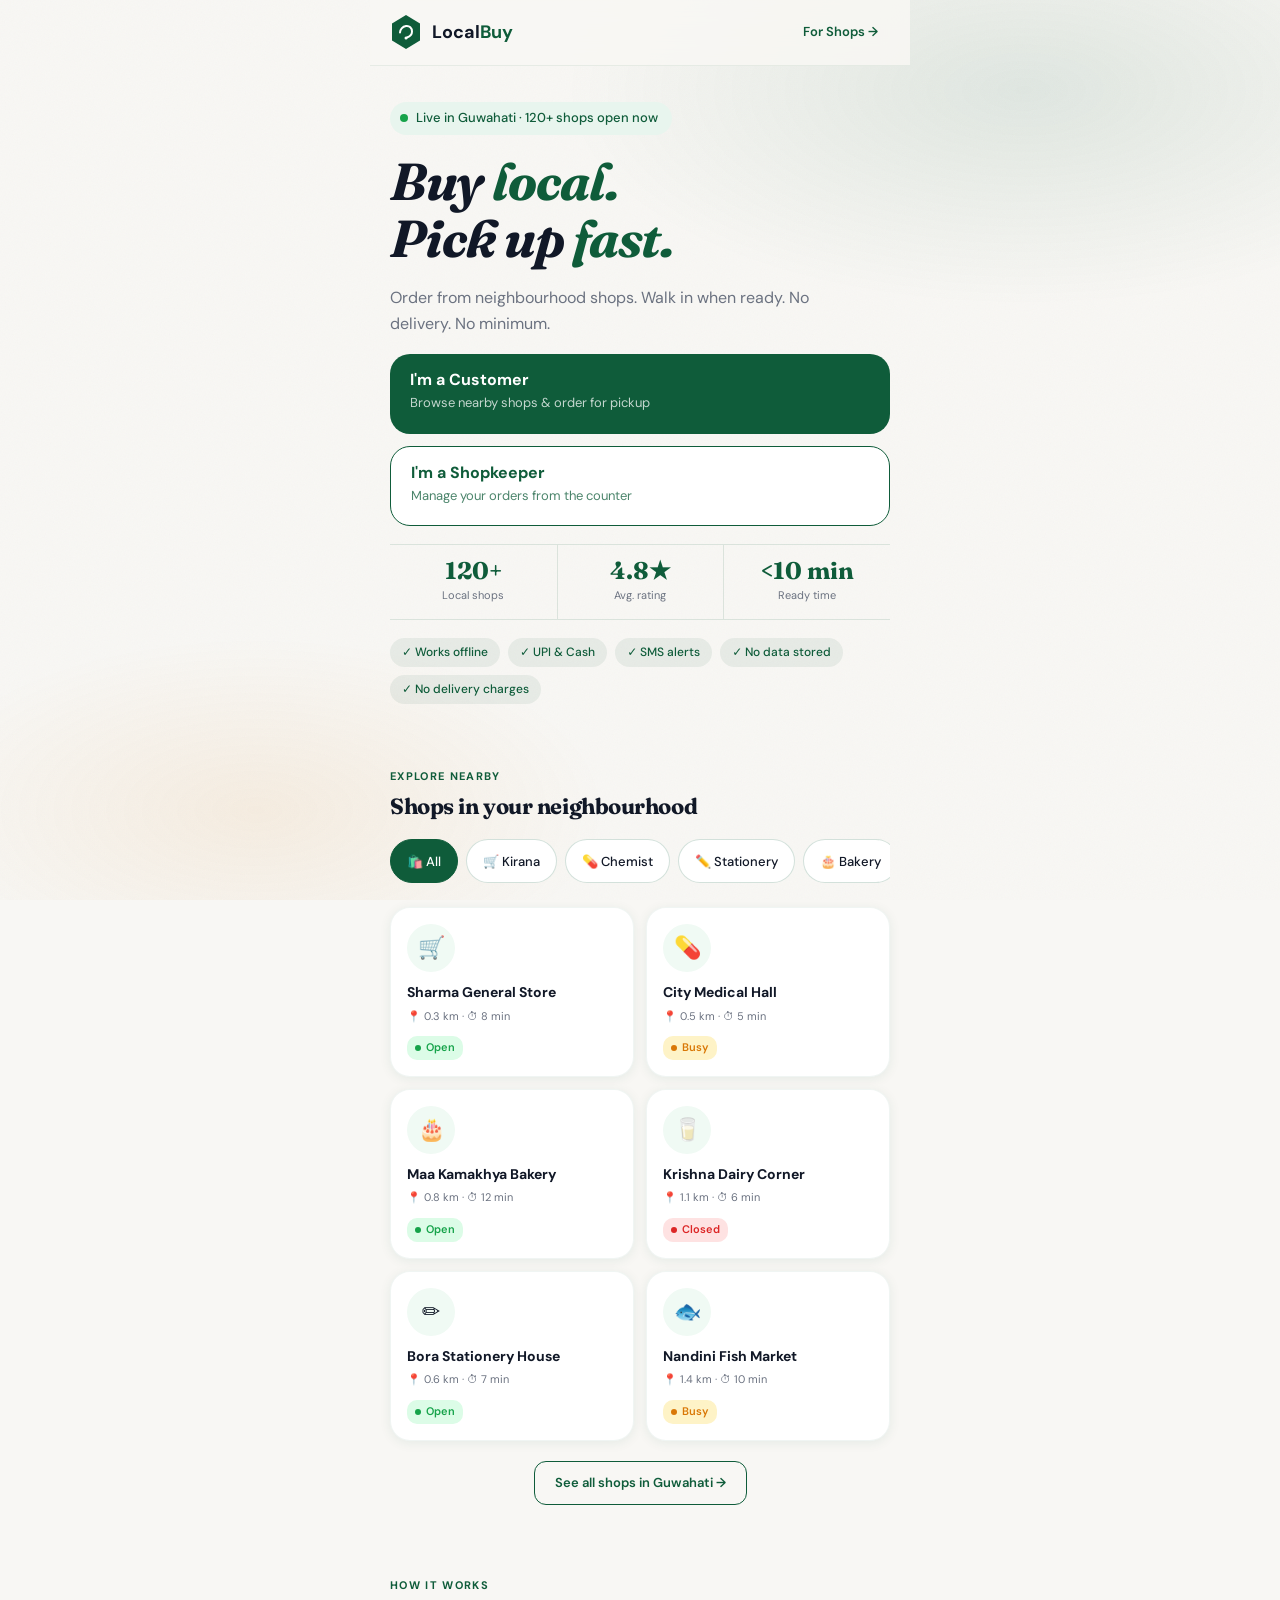
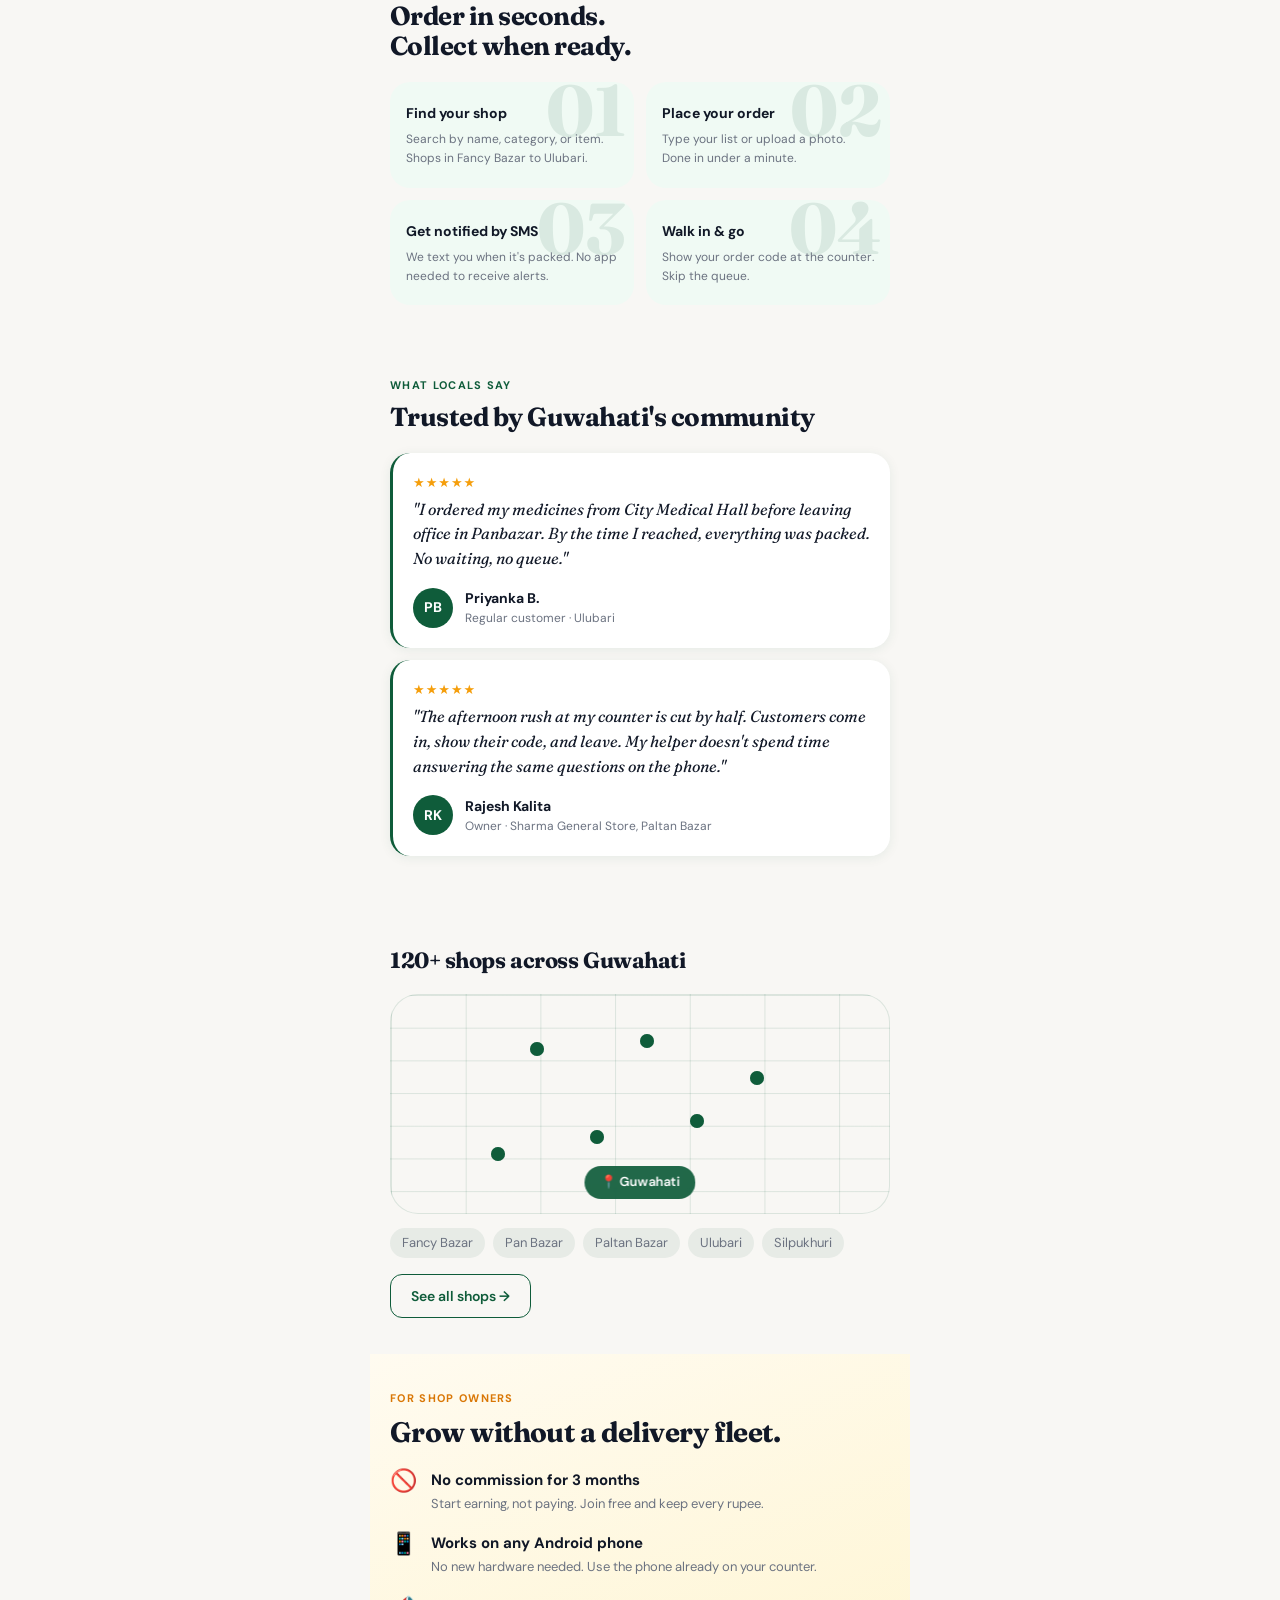
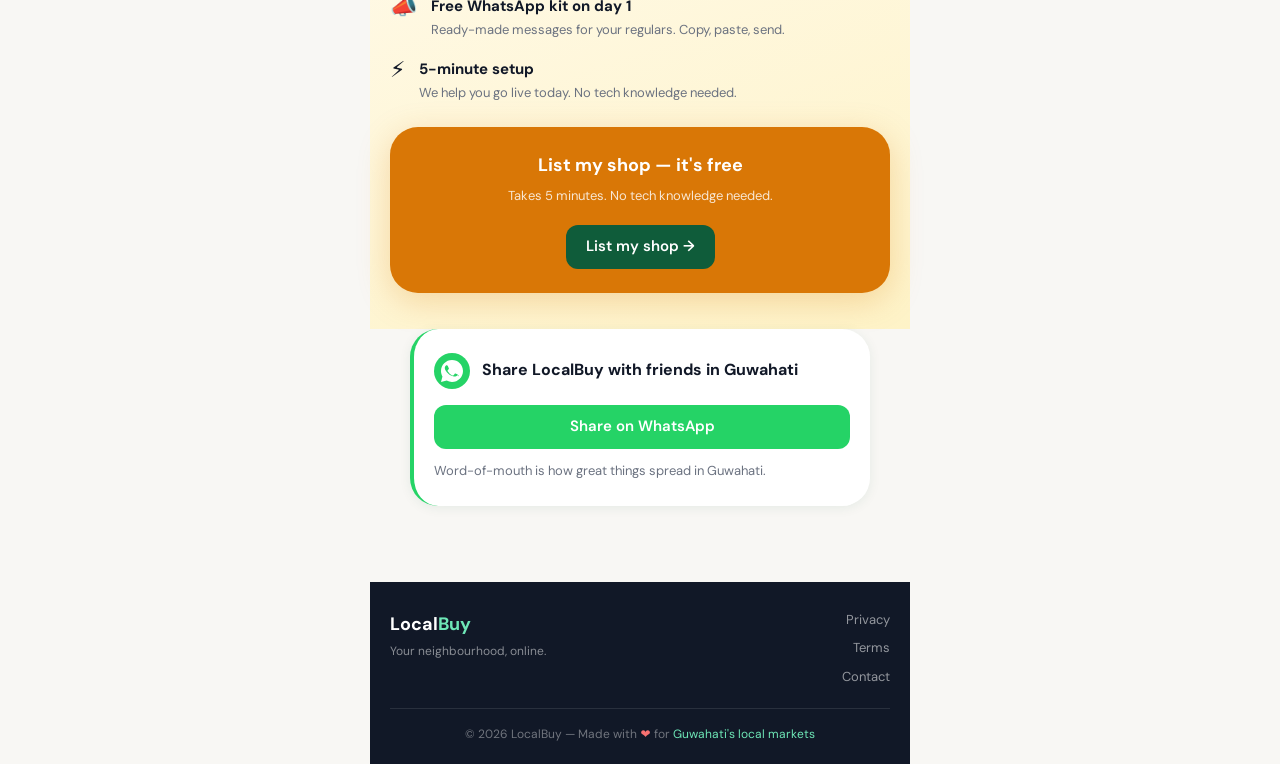
<file: index.html>
<!DOCTYPE html>
<!--
  ╔══════════════════════════════════════════════════════════════╗
  ║  LocalBuy — Guwahati                                         ║
  ║  index.html  ·  Public-facing landing shell                  ║
  ║                                                              ║
  ║  Design system: Fraunces (display) + DM Sans (UI)            ║
  ║  Colour palette: Sage green primary · Amber accent           ║
  ║  Architecture: Vanilla HTML5/CSS3/JS — zero frameworks       ║
  ║                                                              ║
  ║  Connection points:                                          ║
  ║    ├── css/main.css          (design tokens + shared)        ║
  ║    ├── css/animations.css    (@keyframes library)            ║
  ║    ├── js/app.js             (shared utils, GPS, install)    ║
  ║    ├── js/sw-register.js     (service worker registration)   ║
  ║    ├── js/geo.js             (GPS + Guwahati bounds check)   ║
  ║    └── assets/manifest.json  (PWA manifest)                  ║
  ╚══════════════════════════════════════════════════════════════╝
-->
<html lang="en-IN">
<head>
  <meta charset="UTF-8" />
  <meta name="viewport" content="width=device-width, initial-scale=1.0, viewport-fit=cover" />
  <meta name="description" content="Order from neighbourhood shops in Guwahati. Walk in when ready. No delivery. No minimum order." />
  <meta name="theme-color" content="#0f5c3a" />
  <meta name="apple-mobile-web-app-capable" content="yes" />
  <meta name="apple-mobile-web-app-status-bar-style" content="black-translucent" />

  <!-- Open Graph -->
  <meta property="og:title" content="LocalBuy — Guwahati's neighbourhood commerce" />
  <meta property="og:description" content="Order from kiranas, chemists, bakeries and more. Walk in to collect." />
  <meta property="og:type" content="website" />
  <meta property="og:url" content="https://localbuy.in" />

  <title>LocalBuy — Order local. Walk in. Guwahati.</title>

  <!-- PWA Manifest -->
  <link rel="manifest" href="assets/manifest.json" />
  <link rel="apple-touch-icon" href="assets/icons/icon-192.png" />

  <!-- ═══════════════════════════════════════════════════════════
       FONT LOADING — preconnect first, then stylesheet
       display=swap prevents FOIT on slow connections
  ══════════════════════════════════════════════════════════════ -->
  <link rel="preconnect" href="https://fonts.googleapis.com" />
  <link rel="preconnect" href="https://fonts.gstatic.com" crossorigin />
  <link
    rel="stylesheet"
    href="https://fonts.googleapis.com/css2?family=Fraunces:ital,opsz,wght@0,9..144,300;0,9..144,700;1,9..144,300;1,9..144,600;1,9..144,700&family=DM+Sans:wght@300;400;500;600;700&display=swap"
  />

  <!-- ═══════════════════════════════════════════════════════════
       EXTERNAL CSS FILES
       ─────────────────────────────────────────────────────────
       TODO: When setting up your project, create these files:
         1. css/main.css       — design tokens, reset, typography
         2. css/animations.css — all @keyframes definitions
       These are linked here so the HTML works when files exist.
  ══════════════════════════════════════════════════════════════ -->
  <link rel="stylesheet" href="css/main.css" />
  <link rel="stylesheet" href="css/animations.css" />

  <!-- ═══════════════════════════════════════════════════════════
       CRITICAL ABOVE-FOLD CSS — inlined to avoid render blocking
       Keep under 4KB. Covers only what is visible on first paint.
  ══════════════════════════════════════════════════════════════ -->
  <style>
    /* ── 1. Design Tokens ─────────────────────────────────────── */
    :root {
      --color-sage:        #0f5c3a;
      --color-sage-mid:    #1a7a4e;
      --color-sage-light:  #e8f5ee;
      --color-sage-pale:   #f0faf4;
      --color-amber:       #d97706;
      --color-amber-light: #fffbf0;
      --color-surface:     #f8f7f4;
      --color-ink:         #111827;
      --color-muted:       #6b7280;
      --color-upi:         #5f259f;
      --color-wa:          #25d366;
      --status-open:       #16a34a;
      --status-busy:       #d97706;
      --status-closed:     #dc2626;

      --font-display: 'Fraunces', Georgia, serif;
      --font-ui:      'DM Sans', system-ui, sans-serif;

      --radius-sm:  6px;
      --radius-md:  12px;
      --radius-lg:  20px;
      --radius-xl:  28px;

      --shadow-card: 0 2px 12px rgba(15,92,58,0.08);
      --shadow-hover: 0 8px 24px rgba(15,92,58,0.12);
    }

    /* ── 2. Reset ─────────────────────────────────────────────── */
    *, *::before, *::after { box-sizing: border-box; margin: 0; padding: 0; }
    html { scroll-behavior: smooth; -webkit-text-size-adjust: 100%; }

    body {
      font-family: var(--font-ui);
      background-color: var(--color-surface);
      color: var(--color-ink);
      line-height: 1.6;
      overflow-x: hidden;
    }

    /* ── 3. Layout shell ─────────────────────────────────────── */
    .page-wrap {
      max-width: 540px;
      margin: 0 auto;
      position: relative;
    }

    /* ── 4. Background blobs + noise ────────────────────────── */
    body::before {
      content: '';
      position: fixed;
      inset: 0;
      background:
        radial-gradient(ellipse 60% 40% at 80% 10%, rgba(15,92,58,0.10) 0%, transparent 60%),
        radial-gradient(ellipse 50% 35% at 20% 90%, rgba(217,119,6,0.08) 0%, transparent 55%);
      pointer-events: none;
      z-index: 0;
    }
    /* SVG noise texture overlay */
    body::after {
      content: '';
      position: fixed;
      inset: 0;
      background-image: url("data:image/svg+xml,%3Csvg xmlns='http://www.w3.org/2000/svg' width='200' height='200'%3E%3Cfilter id='n'%3E%3CfeTurbulence type='fractalNoise' baseFrequency='0.75' numOctaves='4' stitchTiles='stitch'/%3E%3C/filter%3E%3Crect width='200' height='200' filter='url(%23n)' opacity='0.03'/%3E%3C/svg%3E");
      pointer-events: none;
      z-index: 0;
    }
    .page-wrap > * { position: relative; z-index: 1; }

    /* ── 5. Animations ─────────────────────────────────────── */
    @media (prefers-reduced-motion: no-preference) {
      @keyframes fadeUp {
        from { opacity: 0; transform: translateY(18px); }
        to   { opacity: 1; transform: translateY(0); }
      }
      @keyframes pulse-dot {
        0%, 100% { box-shadow: 0 0 0 0 rgba(22,163,74,0.5); }
        50%       { box-shadow: 0 0 0 6px rgba(22,163,74,0); }
      }
      @keyframes ping {
        0%   { transform: scale(1);   opacity: 1; }
        100% { transform: scale(2.2); opacity: 0; }
      }
      @keyframes shimmer {
        from { background-position: -200% 0; }
        to   { background-position:  200% 0; }
      }
      @keyframes slideUp {
        from { transform: translateY(0); opacity: 1; }
        to   { transform: translateY(-100%); opacity: 0; }
      }
      .hero-animate { animation: fadeUp 0.5s ease forwards; opacity: 0; }
      .hero-animate:nth-child(1) { animation-delay: 0.00s; }
      .hero-animate:nth-child(2) { animation-delay: 0.06s; }
      .hero-animate:nth-child(3) { animation-delay: 0.12s; }
      .hero-animate:nth-child(4) { animation-delay: 0.18s; }
      .hero-animate:nth-child(5) { animation-delay: 0.24s; }
      .hero-animate:nth-child(6) { animation-delay: 0.30s; }
    }

    /* ── 6. Accessibility ─────────────────────────────────── */
    *:focus-visible {
      outline: 2px solid var(--color-sage);
      outline-offset: 2px;
    }
    .sr-only {
      position: absolute; width: 1px; height: 1px;
      padding: 0; margin: -1px; overflow: hidden;
      clip: rect(0,0,0,0); border: 0;
    }

    /* ── 7. Typography ─────────────────────────────────────── */
    h1, h2, h3 { font-family: var(--font-display); line-height: 1.15; }
    .eyebrow {
      font-family: var(--font-ui);
      font-size: 11px;
      font-weight: 700;
      letter-spacing: 0.12em;
      text-transform: uppercase;
      color: var(--color-sage);
    }

    /* ── 8. Buttons ────────────────────────────────────────── */
    .btn {
      display: inline-flex;
      align-items: center;
      justify-content: center;
      gap: 8px;
      min-height: 44px;
      padding: 0 20px;
      border-radius: var(--radius-md);
      font-family: var(--font-ui);
      font-size: 15px;
      font-weight: 600;
      text-decoration: none;
      cursor: pointer;
      border: none;
      transition: background 0.2s ease, transform 0.1s ease, box-shadow 0.2s ease;
    }
    .btn:active { transform: scale(0.97); }
    .btn-primary { background: var(--color-sage); color: #fff; }
    .btn-primary:hover { background: var(--color-sage-mid); }
    .btn-outline {
      background: transparent;
      border: 1.5px solid var(--color-sage);
      color: var(--color-sage);
    }
    .btn-outline:hover { background: var(--color-sage-light); }
    .btn-wa { background: var(--color-wa); color: #fff; }
    .btn-wa:hover { background: #1fba5a; }

    /* ── 9. Install Banner ─────────────────────────────────── */
    #install-banner {
      background: var(--color-sage);
      padding: 12px 16px;
      display: none; /* JS shows this when beforeinstallprompt fires */
      align-items: center;
      justify-content: space-between;
      gap: 12px;
      position: sticky;
      top: 0;
      z-index: 100;
    }
    #install-banner.visible { display: flex; }
    #install-banner.slide-up {
      animation: slideUp 0.3s ease forwards;
    }
    .install-banner__text strong {
      color: #fff;
      font-weight: 700;
      font-size: 14px;
      display: block;
    }
    .install-banner__text span {
      color: rgba(255,255,255,0.72);
      font-size: 12px;
    }
    .install-banner__btn {
      min-width: 72px;
      height: 34px;
      padding: 0 14px;
      border: 1.5px solid rgba(255,255,255,0.8);
      border-radius: 20px;
      background: transparent;
      color: #fff;
      font-family: var(--font-ui);
      font-size: 13px;
      font-weight: 600;
      cursor: pointer;
      flex-shrink: 0;
      transition: background 0.2s;
    }
    .install-banner__btn:hover { background: rgba(255,255,255,0.15); }
    .install-banner__dismiss {
      background: none; border: none;
      color: rgba(255,255,255,0.6);
      font-size: 20px; cursor: pointer;
      padding: 4px; line-height: 1;
      flex-shrink: 0;
    }

    /* ── 10. Navigation ────────────────────────────────────── */
    .navbar {
      display: flex;
      align-items: center;
      justify-content: space-between;
      padding: 14px 20px;
      background: rgba(248,247,244,0.85);
      backdrop-filter: blur(12px);
      -webkit-backdrop-filter: blur(12px);
      border-bottom: 1px solid rgba(15,92,58,0.08);
      position: sticky;
      top: 0;
      z-index: 90;
    }
    .navbar__logo {
      display: flex;
      align-items: center;
      gap: 10px;
      text-decoration: none;
    }
    .navbar__wordmark {
      font-family: var(--font-ui);
      font-size: 18px;
      font-weight: 700;
      line-height: 1;
    }
    .navbar__wordmark .local { color: var(--color-ink); }
    .navbar__wordmark .buy   { color: var(--color-sage); }
    .navbar__link {
      font-size: 13px;
      font-weight: 600;
      color: var(--color-sage);
      text-decoration: none;
      padding: 8px 12px;
      border-radius: var(--radius-sm);
      transition: background 0.15s;
    }
    .navbar__link:hover { background: var(--color-sage-light); }

    /* ── 11. Hero ─────────────────────────────────────────── */
    .hero {
      padding: 36px 20px 28px;
      display: flex;
      flex-direction: column;
      gap: 18px;
    }
    .live-badge {
      display: inline-flex;
      align-items: center;
      gap: 8px;
      background: var(--color-sage-light);
      border-radius: 20px;
      padding: 6px 14px 6px 10px;
      font-size: 13px;
      font-weight: 500;
      color: var(--color-sage);
      width: fit-content;
    }
    .live-dot {
      width: 8px; height: 8px;
      background: var(--status-open);
      border-radius: 50%;
      flex-shrink: 0;
    }
    @media (prefers-reduced-motion: no-preference) {
      .live-dot { animation: pulse-dot 1.8s ease infinite; }
    }
    .hero__h1 {
      font-size: clamp(38px, 9vw, 52px);
      font-weight: 700;
      font-style: italic;
      color: var(--color-ink);
      line-height: 1.1;
    }
    .hero__h1 .accent { color: var(--color-sage); }
    .hero__subtitle {
      font-size: 16px;
      color: var(--color-muted);
      line-height: 1.6;
      max-width: 420px;
    }
    .hero__ctas {
      display: flex;
      flex-direction: column;
      gap: 12px;
    }
    .cta-card {
      display: flex;
      flex-direction: column;
      align-items: flex-start;
      padding: 18px 20px;
      border-radius: var(--radius-lg);
      text-decoration: none;
      transition: transform 0.2s ease, box-shadow 0.2s ease;
      min-height: 80px;
    }
    .cta-card:hover { transform: translateY(-2px); box-shadow: var(--shadow-hover); }
    .cta-card__title {
      font-size: 16px;
      font-weight: 700;
      line-height: 1;
      margin-bottom: 5px;
    }
    .cta-card__sub {
      font-size: 13px;
      opacity: 0.75;
    }
    .cta-card--primary {
      background: var(--color-sage);
      color: #fff;
    }
    .cta-card--secondary {
      background: #fff;
      border: 1.5px solid var(--color-sage);
      color: var(--color-sage);
    }

    /* ── 12. Stats row ────────────────────────────────────── */
    .stats-row {
      display: grid;
      grid-template-columns: repeat(3, 1fr);
      border-top: 1px solid rgba(15,92,58,0.12);
      border-bottom: 1px solid rgba(15,92,58,0.12);
      text-align: center;
    }
    .stats-row__item { padding: 14px 8px; }
    .stats-row__item + .stats-row__item {
      border-left: 1px solid rgba(15,92,58,0.12);
    }
    .stats-row__value {
      font-family: var(--font-display);
      font-size: 24px;
      font-weight: 700;
      color: var(--color-sage);
      line-height: 1;
    }
    .stats-row__label {
      font-size: 11px;
      color: var(--color-muted);
      margin-top: 4px;
    }

    /* ── 13. Trust pills ─────────────────────────────────── */
    .trust-pills {
      display: flex;
      flex-wrap: wrap;
      gap: 8px;
    }
    .trust-pill {
      background: rgba(15,92,58,0.07);
      color: var(--color-sage);
      border-radius: 20px;
      padding: 5px 12px;
      font-size: 12px;
      font-weight: 500;
    }

    /* ── 14. Section wrapper ─────────────────────────────── */
    .section {
      padding: 36px 20px;
    }
    .section--tight { padding: 24px 20px; }
    .section__header { margin-bottom: 20px; }
    .section__header h2 {
      font-size: 26px;
      font-weight: 700;
      margin-top: 8px;
    }

    /* ── 15. Category chips ──────────────────────────────── */
    .category-chips {
      display: flex;
      gap: 8px;
      overflow-x: auto;
      padding-bottom: 4px;
      scrollbar-width: none;
      -ms-overflow-style: none;
      margin-bottom: 20px;
    }
    .category-chips::-webkit-scrollbar { display: none; }
    .chip {
      display: inline-flex;
      align-items: center;
      gap: 6px;
      white-space: nowrap;
      padding: 8px 16px;
      border-radius: 24px;
      font-size: 13px;
      font-weight: 500;
      background: #fff;
      border: 1.5px solid rgba(15,92,58,0.18);
      color: var(--color-ink);
      cursor: pointer;
      min-height: 44px;
      transition: background 0.15s, border-color 0.15s, color 0.15s;
    }
    .chip:hover { background: var(--color-sage-light); border-color: var(--color-sage); }
    .chip.active { background: var(--color-sage); color: #fff; border-color: var(--color-sage); }

    /* ── 16. Shop card grid ──────────────────────────────── */
    .shop-grid {
      display: grid;
      grid-template-columns: repeat(2, 1fr);
      gap: 12px;
    }
    .shop-card {
      background: #fff;
      border-radius: var(--radius-lg);
      padding: 16px;
      cursor: pointer;
      box-shadow: var(--shadow-card);
      transition: transform 0.2s ease, box-shadow 0.2s ease;
      border: 1px solid rgba(15,92,58,0.06);
    }
    .shop-card:hover {
      transform: translateY(-3px);
      box-shadow: var(--shadow-hover);
    }
    .shop-card__icon {
      width: 48px; height: 48px;
      background: var(--color-sage-pale);
      border-radius: 50%;
      display: flex; align-items: center; justify-content: center;
      font-size: 22px;
      margin-bottom: 12px;
    }
    .shop-card__name {
      font-size: 14px;
      font-weight: 700;
      color: var(--color-ink);
      line-height: 1.25;
      margin-bottom: 6px;
    }
    .shop-card__meta {
      font-size: 11px;
      color: var(--color-muted);
      display: flex;
      align-items: center;
      gap: 4px;
      margin-bottom: 8px;
    }
    .status-badge {
      display: inline-flex;
      align-items: center;
      gap: 5px;
      font-size: 11px;
      font-weight: 600;
      padding: 3px 8px;
      border-radius: 10px;
    }
    .status-badge--open   { background: #dcfce7; color: var(--status-open); }
    .status-badge--busy   { background: #fef3c7; color: var(--status-busy); }
    .status-badge--closed { background: #fee2e2; color: var(--status-closed); }
    .status-dot {
      width: 6px; height: 6px;
      border-radius: 50%;
    }
    .status-badge--open   .status-dot { background: var(--status-open); }
    .status-badge--busy   .status-dot { background: var(--status-busy); }
    .status-badge--closed .status-dot { background: var(--status-closed); }

    /* Shimmer skeleton for loading state */
    .shop-card.skeleton { pointer-events: none; }
    .shop-card.skeleton .shop-card__icon,
    .shop-card.skeleton .shop-card__name,
    .shop-card.skeleton .shop-card__meta {
      background: linear-gradient(90deg, #e8e8e8 25%, #f5f5f5 50%, #e8e8e8 75%);
      background-size: 200% 100%;
      border-radius: 6px;
      color: transparent;
    }
    @media (prefers-reduced-motion: no-preference) {
      .shop-card.skeleton .shop-card__icon,
      .shop-card.skeleton .shop-card__name,
      .shop-card.skeleton .shop-card__meta {
        animation: shimmer 1.4s ease infinite;
      }
    }

    /* ── 17. How It Works ────────────────────────────────── */
    .steps-grid {
      display: grid;
      grid-template-columns: repeat(2, 1fr);
      gap: 12px;
    }
    .step-card {
      background: var(--color-sage-pale);
      border-radius: var(--radius-lg);
      padding: 20px 16px;
      position: relative;
      overflow: hidden;
    }
    .step-card__number {
      font-family: var(--font-display);
      font-size: 72px;
      font-weight: 700;
      color: rgba(15,92,58,0.10);
      line-height: 1;
      position: absolute;
      top: -8px;
      right: 8px;
      pointer-events: none;
      user-select: none;
    }
    .step-card__title {
      font-size: 14px;
      font-weight: 700;
      color: var(--color-ink);
      margin-bottom: 6px;
      position: relative;
    }
    .step-card__desc {
      font-size: 12px;
      color: var(--color-muted);
      line-height: 1.55;
      position: relative;
    }

    /* ── 18. Testimonials ────────────────────────────────── */
    .testimonial-card {
      background: #fff;
      border-radius: var(--radius-lg);
      padding: 20px;
      border-left: 3px solid var(--color-sage);
      box-shadow: var(--shadow-card);
      margin-bottom: 12px;
    }
    .testimonial-card blockquote {
      font-family: var(--font-display);
      font-style: italic;
      font-size: 16px;
      color: var(--color-ink);
      line-height: 1.55;
      margin-bottom: 16px;
    }
    .testimonial-card__author {
      display: flex;
      align-items: center;
      gap: 12px;
    }
    .avatar {
      width: 40px; height: 40px;
      background: var(--color-sage);
      border-radius: 50%;
      display: flex; align-items: center; justify-content: center;
      color: #fff;
      font-size: 14px;
      font-weight: 700;
      flex-shrink: 0;
    }
    .testimonial-card__name {
      font-size: 14px;
      font-weight: 700;
      color: var(--color-ink);
    }
    .testimonial-card__role {
      font-size: 12px;
      color: var(--color-muted);
    }
    .stars { color: #f59e0b; font-size: 13px; margin-bottom: 3px; }

    /* ── 19. Map teaser ──────────────────────────────────── */
    .map-frame {
      position: relative;
      background: var(--color-surface);
      border-radius: var(--radius-xl);
      height: 220px;
      overflow: hidden;
      border: 1.5px solid rgba(15,92,58,0.12);
      /* CSS grid lines */
      background-image:
        linear-gradient(rgba(15,92,58,0.12) 1px, transparent 1px),
        linear-gradient(90deg, rgba(15,92,58,0.12) 1px, transparent 1px);
      background-size: 15% 15%;
      pointer-events: none;
    }
    .map-pin {
      position: absolute;
      width: 14px; height: 14px;
    }
    .map-pin__dot {
      width: 14px; height: 14px;
      background: var(--color-sage);
      border-radius: 50%;
      position: relative;
      z-index: 1;
    }
    .map-pin__ring {
      position: absolute;
      inset: 0;
      border-radius: 50%;
      background: rgba(15,92,58,0.4);
    }
    @media (prefers-reduced-motion: no-preference) {
      .map-pin__ring { animation: ping 1.8s ease-out infinite; }
    }
    .map-label-pill {
      position: absolute;
      bottom: 14px;
      left: 50%;
      transform: translateX(-50%);
      background: rgba(15,92,58,0.92);
      color: #fff;
      font-size: 13px;
      font-weight: 600;
      padding: 6px 16px;
      border-radius: 20px;
      white-space: nowrap;
      backdrop-filter: blur(4px);
    }
    .neighbourhoods {
      display: flex;
      flex-wrap: wrap;
      gap: 8px;
      margin-top: 14px;
    }
    .neighbourhood-tag {
      font-size: 13px;
      color: var(--color-muted);
      background: rgba(15,92,58,0.07);
      padding: 5px 12px;
      border-radius: 20px;
    }

    /* ── 20. Shopkeeper section ──────────────────────────── */
    .shopkeeper-section {
      background: linear-gradient(160deg, #fffbf0 0%, #fef3c7 100%);
      padding: 36px 20px;
    }
    .shopkeeper-section .eyebrow { color: var(--color-amber); }
    .benefit-list {
      list-style: none;
      display: flex;
      flex-direction: column;
      gap: 16px;
      margin: 20px 0 24px;
    }
    .benefit-item {
      display: flex;
      align-items: flex-start;
      gap: 14px;
    }
    .benefit-item__icon {
      font-size: 22px;
      flex-shrink: 0;
      line-height: 1;
      margin-top: 2px;
    }
    .benefit-item__title {
      font-size: 15px;
      font-weight: 700;
      color: var(--color-ink);
      margin-bottom: 2px;
    }
    .benefit-item__desc {
      font-size: 13px;
      color: var(--color-muted);
    }
    .shopkeeper-cta-card {
      background: var(--color-amber);
      border-radius: var(--radius-xl);
      padding: 24px 20px;
      box-shadow: 0 8px 32px rgba(217,119,6,0.25);
      text-align: center;
    }
    .shopkeeper-cta-card__title {
      font-size: 18px;
      font-weight: 700;
      color: #fff;
      margin-bottom: 6px;
    }
    .shopkeeper-cta-card__sub {
      font-size: 13px;
      color: rgba(255,255,255,0.82);
      margin-bottom: 18px;
    }
    .shopkeeper-cta-card .btn {
      background: var(--color-sage);
      color: #fff;
    }
    .shopkeeper-cta-card .btn:hover { background: var(--color-sage-mid); }

    /* ── 21. WhatsApp section ────────────────────────────── */
    .wa-section {
      background: #fff;
      margin: 0 20px;
      border-radius: var(--radius-xl);
      border-left: 4px solid var(--color-wa);
      padding: 24px 20px;
      box-shadow: var(--shadow-card);
    }
    .wa-section__header {
      display: flex;
      align-items: center;
      gap: 12px;
      margin-bottom: 16px;
    }
    .wa-section__title {
      font-size: 16px;
      font-weight: 700;
      color: var(--color-ink);
      line-height: 1.3;
    }
    .wa-section__sub {
      font-size: 13px;
      color: var(--color-muted);
      margin-top: 12px;
    }

    /* ── 22. Footer ──────────────────────────────────────── */
    .footer {
      background: #111827;
      padding: 28px 20px 20px;
      margin-top: 40px;
    }
    .footer__top {
      display: flex;
      align-items: flex-start;
      justify-content: space-between;
      gap: 20px;
      padding-bottom: 20px;
      border-bottom: 1px solid rgba(255,255,255,0.10);
    }
    .footer__wordmark {
      font-family: var(--font-ui);
      font-size: 18px;
      font-weight: 700;
    }
    .footer__wordmark .local { color: #fff; }
    .footer__wordmark .buy   { color: #6ee7b7; }
    .footer__tagline {
      font-size: 12px;
      color: rgba(255,255,255,0.5);
      margin-top: 4px;
    }
    .footer__links {
      display: flex;
      flex-direction: column;
      align-items: flex-end;
      gap: 8px;
    }
    .footer__link {
      font-size: 13px;
      color: rgba(255,255,255,0.55);
      text-decoration: none;
      transition: color 0.15s;
    }
    .footer__link:hover { color: #fff; }
    .footer__bottom {
      padding-top: 16px;
      font-size: 12px;
      color: rgba(255,255,255,0.4);
      text-align: center;
    }
    .footer__bottom .heart    { color: #f87171; }
    .footer__bottom .city     { color: #6ee7b7; }
  </style>
</head>

<body>
  <div class="page-wrap">

    <!-- ═══════════════════════════════════════════════════════════
         § 4.1  INSTALL BANNER
         ─────────────────────────────────────────────────────────
         Hidden by default. app.js reveals it when beforeinstallprompt fires.
         The `data-install` attribute is the hook app.js uses to find this element.
    ══════════════════════════════════════════════════════════════ -->
    <div id="install-banner" role="banner" aria-label="Install LocalBuy app" data-install-banner>
      <div class="install-banner__text">
        <strong>📲 Install LocalBuy</strong>
        <span>Works offline · No app store</span>
      </div>
      <button class="install-banner__btn" data-install-trigger aria-label="Install the app">Install</button>
      <button class="install-banner__dismiss" data-install-dismiss aria-label="Dismiss install banner">×</button>
    </div>

    <!-- ═══════════════════════════════════════════════════════════
         § 4.2  NAVBAR
         ─────────────────────────────────────────────────────────
         Sticky with backdrop-blur. Logo = SVG hexagon + wordmark.
    ══════════════════════════════════════════════════════════════ -->
    <nav class="navbar" role="navigation" aria-label="Main navigation">
      <a href="/" class="navbar__logo" aria-label="LocalBuy home">
        <!-- Hexagon mark — inline SVG, aria-hidden since wordmark follows -->
        <svg width="32" height="36" viewBox="0 0 32 36" fill="none" aria-hidden="true"
             xmlns="http://www.w3.org/2000/svg">
          <path d="M16 1L30 9.5V26.5L16 35L2 26.5V9.5L16 1Z" fill="#0f5c3a"/>
          <path d="M10 18.5C10 15.5 12.5 12.5 16 12C19.5 11.5 22 14 22 17.5C22 20 20 22.5 17 23.5" 
                stroke="white" stroke-width="2" stroke-linecap="round"/>
          <circle cx="16" cy="24" r="1.5" fill="white"/>
        </svg>
        <span class="navbar__wordmark">
          <span class="local">Local</span><span class="buy">Buy</span>
        </span>
      </a>
      <a href="shopkeeper.html" class="navbar__link">For Shops →</a>
    </nav>

    <!-- ═══════════════════════════════════════════════════════════
         § 4.3  HERO SECTION
         ─────────────────────────────────────────────────────────
         All direct children carry .hero-animate for staggered fadeUp.
         geo.js updates .live-badge text if location is confirmed.
    ══════════════════════════════════════════════════════════════ -->
    <section class="hero" aria-labelledby="hero-heading">
      <!-- 1. Live badge -->
      <div class="live-badge hero-animate" data-live-badge>
        <span class="live-dot" aria-hidden="true"></span>
        <span>Live in Guwahati · 120+ shops open now</span>
      </div>

      <!-- 2. H1 -->
      <h1 class="hero__h1 hero-animate" id="hero-heading">
        Buy <span class="accent">local.</span><br>
        Pick up <span class="accent">fast.</span>
      </h1>

      <!-- 3. Subtitle -->
      <p class="hero__subtitle hero-animate">
        Order from neighbourhood shops. Walk in when ready. No delivery. No minimum.
      </p>

      <!-- 4. CTA cards -->
      <div class="hero__ctas hero-animate">
        <a href="customer.html" class="cta-card cta-card--primary"
           aria-describedby="cta-customer-sub">
          <span class="cta-card__title">I'm a Customer</span>
          <span class="cta-card__sub" id="cta-customer-sub">
            Browse nearby shops &amp; order for pickup
          </span>
        </a>
        <a href="shopkeeper.html" class="cta-card cta-card--secondary"
           aria-describedby="cta-shop-sub">
          <span class="cta-card__title">I'm a Shopkeeper</span>
          <span class="cta-card__sub" id="cta-shop-sub">
            Manage your orders from the counter
          </span>
        </a>
      </div>

      <!-- 5. Stats row -->
      <div class="stats-row hero-animate" role="list" aria-label="Platform statistics">
        <div class="stats-row__item" role="listitem">
          <div class="stats-row__value">120+</div>
          <div class="stats-row__label">Local shops</div>
        </div>
        <div class="stats-row__item" role="listitem">
          <div class="stats-row__value">4.8★</div>
          <div class="stats-row__label">Avg. rating</div>
        </div>
        <div class="stats-row__item" role="listitem">
          <div class="stats-row__value">&lt;10 min</div>
          <div class="stats-row__label">Ready time</div>
        </div>
      </div>

      <!-- 6. Trust pills -->
      <div class="trust-pills hero-animate" role="list" aria-label="Trust features">
        <span class="trust-pill" role="listitem">✓ Works offline</span>
        <span class="trust-pill" role="listitem">✓ UPI &amp; Cash</span>
        <span class="trust-pill" role="listitem">✓ SMS alerts</span>
        <span class="trust-pill" role="listitem">✓ No data stored</span>
        <span class="trust-pill" role="listitem">✓ No delivery charges</span>
      </div>
    </section>

    <!-- ═══════════════════════════════════════════════════════════
         § 4.4  CATEGORY + SHOP CARDS
         ─────────────────────────────────────────────────────────
         - Chips: JS in app.js handles .chip.active toggling +
           card filtering via data-category attribute
         - Cards: tap fires openShopModal(shopId) defined in customer.js
         - Skeleton cards rendered first; replaced after MOCK_SHOPS load
    ══════════════════════════════════════════════════════════════ -->
    <section class="section" aria-labelledby="explore-heading">
      <div class="section__header">
        <p class="eyebrow">Explore nearby</p>
        <h2 id="explore-heading" style="font-size:22px;margin-top:4px;">Shops in your neighbourhood</h2>
      </div>

      <!-- Category filter chips -->
      <div class="category-chips" role="list" aria-label="Filter by category">
        <button class="chip active" data-category="all" role="listitem" aria-pressed="true">
          🛍️ All
        </button>
        <button class="chip" data-category="kirana" role="listitem" aria-pressed="false">
          🛒 Kirana
        </button>
        <button class="chip" data-category="chemist" role="listitem" aria-pressed="false">
          💊 Chemist
        </button>
        <button class="chip" data-category="stationery" role="listitem" aria-pressed="false">
          ✏️ Stationery
        </button>
        <button class="chip" data-category="bakery" role="listitem" aria-pressed="false">
          🎂 Bakery
        </button>
        <button class="chip" data-category="dairy" role="listitem" aria-pressed="false">
          🥛 Dairy
        </button>
        <button class="chip" data-category="beauty" role="listitem" aria-pressed="false">
          💄 Beauty
        </button>
        <button class="chip" data-category="fish" role="listitem" aria-pressed="false">
          🐟 Fish &amp; Meat
        </button>
      </div>

      <!-- Shop card grid — populated by app.js renderShopCards() -->
      <div class="shop-grid" id="shop-grid" role="list" aria-label="Nearby shops">
        <!--
          TODO: These skeleton cards are replaced by app.js after MOCK_SHOPS resolves.
          When Firebase is connected, db-bridge.js getShops() will return real data here.
        -->
        <!-- Skeleton placeholder cards shown during load -->
        <div class="shop-card skeleton" aria-hidden="true">
          <div class="shop-card__icon"></div>
          <div class="shop-card__name" style="height:16px;width:80%;"></div>
          <div class="shop-card__meta" style="height:12px;width:60%;margin-top:8px;"></div>
        </div>
        <div class="shop-card skeleton" aria-hidden="true">
          <div class="shop-card__icon"></div>
          <div class="shop-card__name" style="height:16px;width:80%;"></div>
          <div class="shop-card__meta" style="height:12px;width:60%;margin-top:8px;"></div>
        </div>
      </div>

      <!-- "See all" link -->
      <div style="text-align:center;margin-top:20px;">
        <a href="customer.html" class="btn btn-outline" style="font-size:13px;height:40px;">
          See all shops in Guwahati →
        </a>
      </div>
    </section>

    <!-- ═══════════════════════════════════════════════════════════
         § 4.5  HOW IT WORKS
    ══════════════════════════════════════════════════════════════ -->
    <section class="section" aria-labelledby="how-heading">
      <div class="section__header">
        <p class="eyebrow">How it works</p>
        <h2 id="how-heading">Order in seconds.<br>Collect when ready.</h2>
      </div>

      <div class="steps-grid" role="list">
        <div class="step-card" role="listitem">
          <span class="step-card__number" aria-hidden="true">01</span>
          <p class="step-card__title">Find your shop</p>
          <p class="step-card__desc">Search by name, category, or item. Shops in Fancy Bazar to Ulubari.</p>
        </div>
        <div class="step-card" role="listitem">
          <span class="step-card__number" aria-hidden="true">02</span>
          <p class="step-card__title">Place your order</p>
          <p class="step-card__desc">Type your list or upload a photo. Done in under a minute.</p>
        </div>
        <div class="step-card" role="listitem">
          <span class="step-card__number" aria-hidden="true">03</span>
          <p class="step-card__title">Get notified by SMS</p>
          <p class="step-card__desc">We text you when it's packed. No app needed to receive alerts.</p>
        </div>
        <div class="step-card" role="listitem">
          <span class="step-card__number" aria-hidden="true">04</span>
          <p class="step-card__title">Walk in &amp; go</p>
          <p class="step-card__desc">Show your order code at the counter. Skip the queue.</p>
        </div>
      </div>
    </section>

    <!-- ═══════════════════════════════════════════════════════════
         § 4.6  TESTIMONIALS
    ══════════════════════════════════════════════════════════════ -->
    <section class="section" aria-labelledby="testimonials-heading">
      <div class="section__header">
        <p class="eyebrow">What locals say</p>
        <h2 id="testimonials-heading">Trusted by Guwahati's community</h2>
      </div>

      <article class="testimonial-card">
        <div class="stars" aria-label="5 out of 5 stars">★★★★★</div>
        <blockquote>
          "I ordered my medicines from City Medical Hall before leaving office in Panbazar. By the time I reached, everything was packed. No waiting, no queue."
        </blockquote>
        <div class="testimonial-card__author">
          <div class="avatar" aria-hidden="true">PB</div>
          <div>
            <p class="testimonial-card__name">Priyanka B.</p>
            <p class="testimonial-card__role">Regular customer · Ulubari</p>
          </div>
        </div>
      </article>

      <article class="testimonial-card">
        <div class="stars" aria-label="5 out of 5 stars">★★★★★</div>
        <blockquote>
          "The afternoon rush at my counter is cut by half. Customers come in, show their code, and leave. My helper doesn't spend time answering the same questions on the phone."
        </blockquote>
        <div class="testimonial-card__author">
          <div class="avatar" aria-hidden="true">RK</div>
          <div>
            <p class="testimonial-card__name">Rajesh Kalita</p>
            <p class="testimonial-card__role">Owner · Sharma General Store, Paltan Bazar</p>
          </div>
        </div>
      </article>
    </section>

    <!-- ═══════════════════════════════════════════════════════════
         § 4.7  MAP TEASER
         ─────────────────────────────────────────────────────────
         Decorative CSS map with pulsing pins.
         pointer-events: none on map-frame — purely visual.
    ══════════════════════════════════════════════════════════════ -->
    <section class="section" aria-labelledby="map-heading">
      <div class="section__header">
        <h2 id="map-heading" style="font-size:22px;">120+ shops across Guwahati</h2>
      </div>

      <div class="map-frame" role="img" aria-label="Decorative map showing shop locations across Guwahati">
        <!-- 6 pulsing pins scattered across the map -->
        <div class="map-pin" style="top:22%;left:28%" aria-hidden="true">
          <div class="map-pin__ring"></div>
          <div class="map-pin__dot"></div>
        </div>
        <div class="map-pin" style="top:55%;left:60%" aria-hidden="true">
          <div class="map-pin__ring" style="animation-delay:0.4s"></div>
          <div class="map-pin__dot"></div>
        </div>
        <div class="map-pin" style="top:35%;left:72%" aria-hidden="true">
          <div class="map-pin__ring" style="animation-delay:0.8s"></div>
          <div class="map-pin__dot"></div>
        </div>
        <div class="map-pin" style="top:70%;left:20%" aria-hidden="true">
          <div class="map-pin__ring" style="animation-delay:1.2s"></div>
          <div class="map-pin__dot"></div>
        </div>
        <div class="map-pin" style="top:18%;left:50%" aria-hidden="true">
          <div class="map-pin__ring" style="animation-delay:0.2s"></div>
          <div class="map-pin__dot"></div>
        </div>
        <div class="map-pin" style="top:62%;left:40%" aria-hidden="true">
          <div class="map-pin__ring" style="animation-delay:1.0s"></div>
          <div class="map-pin__dot"></div>
        </div>

        <!-- Location label pill -->
        <div class="map-label-pill" aria-hidden="true">📍 Guwahati</div>
      </div>

      <!-- Neighbourhood tags -->
      <div class="neighbourhoods" aria-label="Covered neighbourhoods">
        <span class="neighbourhood-tag">Fancy Bazar</span>
        <span class="neighbourhood-tag">Pan Bazar</span>
        <span class="neighbourhood-tag">Paltan Bazar</span>
        <span class="neighbourhood-tag">Ulubari</span>
        <span class="neighbourhood-tag">Silpukhuri</span>
      </div>

      <div style="margin-top:16px;">
        <a href="customer.html" class="btn btn-outline" style="font-size:14px;">
          See all shops →
        </a>
      </div>
    </section>

    <!-- ═══════════════════════════════════════════════════════════
         § 4.8  SHOPKEEPER SECTION
         ─────────────────────────────────────────────────────────
         Warm amber background, separate from page-wrap background.
    ══════════════════════════════════════════════════════════════ -->
    <section class="shopkeeper-section" aria-labelledby="shopkeeper-heading">
      <p class="eyebrow">For shop owners</p>
      <h2 id="shopkeeper-heading" style="font-size:28px;margin-top:8px;margin-bottom:4px;">
        Grow without a delivery fleet.
      </h2>

      <ul class="benefit-list" aria-label="Benefits for shopkeepers">
        <li class="benefit-item">
          <span class="benefit-item__icon" aria-hidden="true">🚫</span>
          <div>
            <p class="benefit-item__title">No commission for 3 months</p>
            <p class="benefit-item__desc">Start earning, not paying. Join free and keep every rupee.</p>
          </div>
        </li>
        <li class="benefit-item">
          <span class="benefit-item__icon" aria-hidden="true">📱</span>
          <div>
            <p class="benefit-item__title">Works on any Android phone</p>
            <p class="benefit-item__desc">No new hardware needed. Use the phone already on your counter.</p>
          </div>
        </li>
        <li class="benefit-item">
          <span class="benefit-item__icon" aria-hidden="true">📣</span>
          <div>
            <p class="benefit-item__title">Free WhatsApp kit on day 1</p>
            <p class="benefit-item__desc">Ready-made messages for your regulars. Copy, paste, send.</p>
          </div>
        </li>
        <li class="benefit-item">
          <span class="benefit-item__icon" aria-hidden="true">⚡</span>
          <div>
            <p class="benefit-item__title">5-minute setup</p>
            <p class="benefit-item__desc">We help you go live today. No tech knowledge needed.</p>
          </div>
        </li>
      </ul>

      <div class="shopkeeper-cta-card" aria-label="Register your shop">
        <p class="shopkeeper-cta-card__title">List my shop — it's free</p>
        <p class="shopkeeper-cta-card__sub">Takes 5 minutes. No tech knowledge needed.</p>
        <a href="shopkeeper.html#register" class="btn" aria-label="List your shop on LocalBuy">
          List my shop →
        </a>
      </div>
    </section>

    <!-- ═══════════════════════════════════════════════════════════
         § 4.9  WHATSAPP SHARE
         ─────────────────────────────────────────────────────────
         data-wa-share is the hook app.js uses to attach the click handler.
         The Assamese share message is built in app.js shareViaWhatsApp().
    ══════════════════════════════════════════════════════════════ -->
    <div class="section" style="padding-top:0;">
      <div class="wa-section" role="complementary" aria-label="Share LocalBuy">
        <div class="wa-section__header">
          <!-- WhatsApp logo SVG — official brand green -->
          <svg width="36" height="36" viewBox="0 0 36 36" fill="none" aria-hidden="true"
               xmlns="http://www.w3.org/2000/svg">
            <circle cx="18" cy="18" r="18" fill="#25d366"/>
            <path d="M18 7C11.925 7 7 11.925 7 18C7 19.95 7.525 21.8 8.45 23.4L7 29L12.75 27.575C14.3 28.425 16.1 28.9 18 28.9C24.075 28.9 29 23.975 29 17.9C29 11.925 24.075 7 18 7ZM23.55 22.075C23.3 22.775 22.125 23.4 21.425 23.525C20.8 23.625 20 23.65 19.125 23.35C18.6 23.175 17.925 22.95 17.05 22.575C14.025 21.275 12.125 18.25 11.975 18.05C11.825 17.85 10.8 16.5 10.8 15.1C10.8 13.7 11.5 13.025 11.775 12.725C12.05 12.425 12.375 12.35 12.575 12.35C12.775 12.35 12.975 12.35 13.15 12.375C13.35 12.4 13.6 12.3 13.85 12.9L14.8 15.2C14.9 15.425 14.95 15.675 14.8 15.9C14.65 16.15 14.575 16.3 14.375 16.525C14.175 16.75 13.95 17.025 13.775 17.2C13.575 17.4 13.375 17.625 13.6 18.025C13.825 18.425 14.6 19.65 15.7 20.625C17.1 21.875 18.275 22.275 18.675 22.45C19.075 22.625 19.3 22.6 19.525 22.35C19.75 22.1 20.5 21.2 20.75 20.8C21 20.4 21.25 20.45 21.6 20.6C21.95 20.75 23.35 21.45 23.725 21.65C24.1 21.85 24.35 21.95 24.425 22.1C24.5 22.3 24.5 22.85 24.275 23.55L23.55 22.075Z" fill="white"/>
          </svg>
          <p class="wa-section__title">Share LocalBuy with friends in Guwahati</p>
        </div>

        <!--
          data-wa-share: app.js attaches shareViaWhatsApp() to this button.
          The message uses Assamese script — see app.js for the full string.
        -->
        <button class="btn btn-wa" style="width:100%;font-size:15px;" data-wa-share>
          Share on WhatsApp
        </button>

        <p class="wa-section__sub">Word-of-mouth is how great things spread in Guwahati.</p>
      </div>
    </div>

    <!-- ═══════════════════════════════════════════════════════════
         § 4.10  FOOTER
    ══════════════════════════════════════════════════════════════ -->
    <footer class="footer" role="contentinfo">
      <div class="footer__top">
        <div>
          <div class="footer__wordmark">
            <span class="local">Local</span><span class="buy">Buy</span>
          </div>
          <p class="footer__tagline">Your neighbourhood, online.</p>
        </div>
        <nav class="footer__links" aria-label="Footer links">
          <a href="#" class="footer__link">Privacy</a>
          <a href="#" class="footer__link">Terms</a>
          <a href="#" class="footer__link">Contact</a>
        </nav>
      </div>
      <p class="footer__bottom">
        © 2026 LocalBuy —
        Made with <span class="heart" aria-label="love">❤️</span> for
        <span class="city">Guwahati's local markets</span>
      </p>
    </footer>

  </div><!-- /.page-wrap -->

  <!-- ═══════════════════════════════════════════════════════════
       JS FILES — defer-loaded, no render blocking
       ─────────────────────────────────────────────────────────
       Order matters:
         1. sw-register.js  — must run ASAP (but non-blocking)
         2. geo.js          — GPS utilities, no DOM dependency
         3. db-bridge.js    — data stubs, needed by app.js
         4. app.js          — main landing page logic (last)
  ══════════════════════════════════════════════════════════════ -->

  <!-- Service worker registration — runs after page loads -->
  <script defer src="js/sw-register.js"></script>

  <!-- Geolocation utilities -->
  <script defer src="js/geo.js"></script>

  <!-- Firebase-ready data stubs -->
  <script defer src="js/db-bridge.js"></script>

  <!-- Main landing page logic:
       - Install banner (beforeinstallprompt → prompt())
       - renderShopCards(MOCK_SHOPS) into #shop-grid
       - Category chip filtering
       - WhatsApp share handler
       - initLocationBadge() from geo.js
  -->
  <script defer src="js/app.js"></script>

  <!-- ═══════════════════════════════════════════════════════════
       INLINE BOOT SCRIPT
       ─────────────────────────────────────────────────────────
       Minimum logic that must run synchronously before deferred
       scripts execute. Only contains critical localStorage reads.
  ══════════════════════════════════════════════════════════════ -->
  <script>
    /**
     * Boot: check if install banner was previously dismissed.
     * Kept inline so the banner isn't shown then immediately hidden
     * (which would cause layout shift).
     */
    (function() {
      if (localStorage.getItem('lb_install_dismissed') === '1') {
        // Banner will stay display:none — no flicker
        document.addEventListener('DOMContentLoaded', function() {
          var banner = document.getElementById('install-banner');
          if (banner) banner.style.display = 'none';
        });
      }
    })();
  </script>

</body>
</html>
</file>
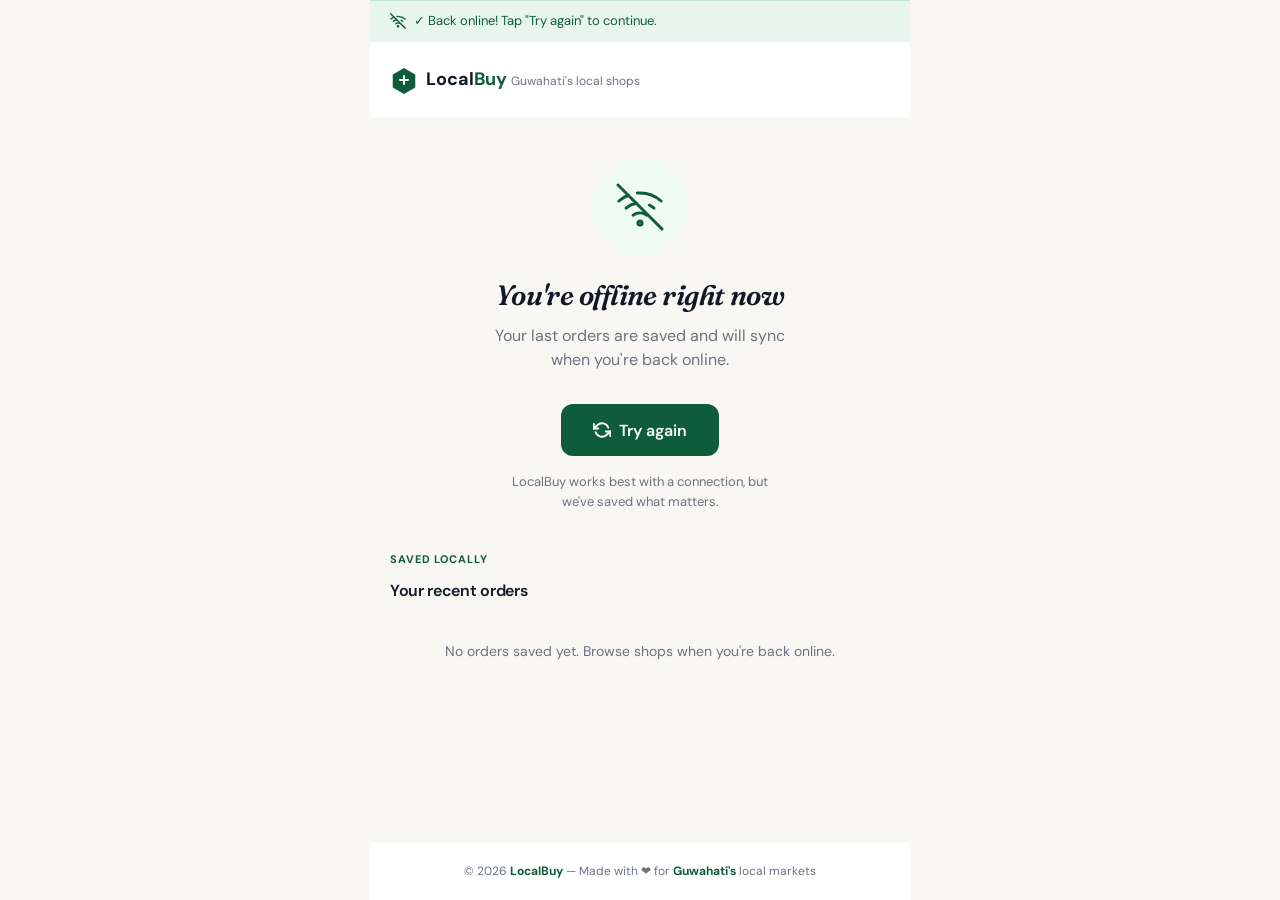
<file: offline.html>
<!DOCTYPE html>
<html lang="en-IN">
<head>
  <meta charset="UTF-8" />
  <meta name="viewport" content="width=device-width, initial-scale=1.0, viewport-fit=cover" />
  <meta name="theme-color" content="#0f5c3a" />
  <meta name="description" content="LocalBuy is offline — your saved orders are available." />
  <title>You're Offline — LocalBuy Gharmura</title>

  <!-- Preconnect for Google Fonts (may not load offline — fallback handled in CSS) -->
  <link rel="preconnect" href="https://fonts.googleapis.com" />
  <link rel="preconnect" href="https://fonts.gstatic.com" crossorigin />
  <link href="https://fonts.googleapis.com/css2?family=Fraunces:ital,opsz,wght@0,9..144,400;1,9..144,400;1,9..144,600&family=DM+Sans:wght@400;500;600;700&display=swap" rel="stylesheet" />

  <!-- PWA manifest (cached by SW so available offline) -->
  <link rel="manifest" href="assets/manifest.json" />
  <link rel="icon" href="assets/icons/icon-192.png" />

  <!-- Cached stylesheets (SW caches these on install) -->
  <link rel="stylesheet" href="main.css" />
  <link rel="stylesheet" href="animations.css" />

  <!-- ─── All styles inlined here as fallback if cached CSS not available ─── -->
  <style>
    /* ── Design tokens (duplicated from main.css as inline fallback) ─────── */
    :root {
      --color-sage:       #0f5c3a;
      --color-sage-mid:   #1a7a4e;
      --color-sage-light: #e8f5ee;
      --color-sage-pale:  #f0faf4;
      --color-amber:      #d97706;
      --color-amber-light:#fffbf0;
      --color-surface:    #f8f7f4;
      --color-ink:        #111827;
      --color-muted:      #6b7280;
      --radius-sm: 8px;
      --radius-md: 12px;
      --radius-lg: 16px;
      --shadow-card: 0 2px 12px rgba(15,92,58,0.08);
    }

    *, *::before, *::after { box-sizing: border-box; margin: 0; padding: 0; }
    html { font-size: 16px; -webkit-text-size-adjust: 100%; }

    body {
      font-family: 'DM Sans', system-ui, sans-serif;
      background: var(--color-surface);
      color: var(--color-ink);
      min-height: 100vh;
      max-width: 540px;
      margin: 0 auto;
      display: flex;
      flex-direction: column;
    }

    a { color: inherit; text-decoration: none; }
    button { font-family: inherit; cursor: pointer; border: none; background: none; }
    button:active { transform: scale(0.97); transition: transform 0.1s ease; }
    :focus-visible { outline: 2px solid var(--color-sage); outline-offset: 2px; }
    button, a, [role="button"] { min-height: 44px; }

    /* ── Header ─────────────────────────────────────────────────────────── */
    .offline-header {
      display: flex;
      align-items: center;
      justify-content: space-between;
      padding: 16px 20px;
      background: white;
      border-bottom: 1px solid rgba(15,92,58,0.08);
    }

    .offline-header__logo {
      display: flex;
      align-items: center;
      gap: 8px;
      font-size: 18px;
      font-weight: 700;
      color: var(--color-ink);
    }

    .offline-header__tagline {
      font-size: 12px;
      color: var(--color-muted);
      font-weight: 400;
    }

    /* ── Main content area ───────────────────────────────────────────────── */
    .offline-main {
      flex: 1;
      padding: 40px 20px 24px;
      display: flex;
      flex-direction: column;
      align-items: center;
      text-align: center;
    }

    /* ── SVG signal-off icon wrapper ─────────────────────────────────────── */
    .offline-icon-wrap {
      width: 96px;
      height: 96px;
      border-radius: 50%;
      background: var(--color-sage-pale);
      display: flex;
      align-items: center;
      justify-content: center;
      margin-bottom: 24px;
      /* Subtle pulse animation */
      animation: offlinePulse 3s ease-in-out infinite;
    }

    @media (prefers-reduced-motion: no-preference) {
      @keyframes offlinePulse {
        0%, 100% { transform: scale(1);    opacity: 1; }
        50%       { transform: scale(1.05); opacity: 0.85; }
      }
    }

    /* ── Typography ──────────────────────────────────────────────────────── */
    .offline-title {
      font-family: 'Fraunces', Georgia, serif;
      font-style: italic;
      font-size: 28px;
      font-weight: 600;
      color: var(--color-ink);
      line-height: 1.2;
      margin-bottom: 12px;
    }

    .offline-sub {
      font-size: 16px;
      color: var(--color-muted);
      line-height: 1.5;
      max-width: 300px;
      margin-bottom: 32px;
    }

    /* ── Retry button ────────────────────────────────────────────────────── */
    .btn-retry {
      display: flex;
      align-items: center;
      gap: 8px;
      background: var(--color-sage);
      color: white;
      font-family: 'DM Sans', system-ui, sans-serif;
      font-size: 16px;
      font-weight: 600;
      padding: 14px 32px;
      border-radius: var(--radius-md);
      min-height: 52px;
      border: none;
      cursor: pointer;
      transition: background 0.2s ease, transform 0.1s ease;
      margin-bottom: 16px;
    }
    .btn-retry:hover { background: var(--color-sage-mid); }
    .btn-retry:active { transform: scale(0.97); }

    /* ── Subtle note ────────────────────────────────────────────────────── */
    .offline-note {
      font-size: 13px;
      color: var(--color-muted);
      max-width: 280px;
      line-height: 1.5;
      margin-bottom: 40px;
    }

    /* ── Saved orders section ────────────────────────────────────────────── */
    .saved-orders-section {
      width: 100%;
      text-align: left;
    }

    .saved-orders-section__eyebrow {
      font-size: 11px;
      font-weight: 700;
      letter-spacing: 0.08em;
      text-transform: uppercase;
      color: var(--color-sage);
      margin-bottom: 12px;
    }

    .saved-orders-section__title {
      font-size: 16px;
      font-weight: 600;
      color: var(--color-ink);
      margin-bottom: 16px;
    }

    /* Saved order card */
    .saved-order-card {
      background: white;
      border-radius: var(--radius-md);
      border: 1px solid rgba(15,92,58,0.1);
      padding: 16px;
      margin-bottom: 12px;
      box-shadow: var(--shadow-card);
    }

    .saved-order-card__header {
      display: flex;
      align-items: center;
      justify-content: space-between;
      margin-bottom: 8px;
    }

    .saved-order-card__id {
      font-size: 13px;
      font-weight: 700;
      font-family: 'Courier New', monospace;
      color: var(--color-sage);
      letter-spacing: 0.05em;
    }

    .saved-order-card__status {
      display: inline-flex;
      align-items: center;
      gap: 4px;
      font-size: 12px;
      font-weight: 600;
      padding: 2px 8px;
      border-radius: 20px;
    }

    .saved-order-card__status--pending {
      background: #fef3c7;
      color: var(--color-amber);
    }
    .saved-order-card__status--ready {
      background: var(--color-sage-light);
      color: var(--color-sage);
    }

    .saved-order-card__shop {
      font-size: 15px;
      font-weight: 600;
      color: var(--color-ink);
      margin-bottom: 4px;
    }

    .saved-order-card__meta {
      font-size: 13px;
      color: var(--color-muted);
      margin-bottom: 8px;
    }

    .saved-order-card__items {
      font-size: 13px;
      color: var(--color-ink);
      background: var(--color-sage-pale);
      border-radius: var(--radius-sm);
      padding: 10px 12px;
      white-space: pre-wrap;
      word-break: break-word;
      max-height: 80px;
      overflow: hidden;
    }

    .saved-order-card__sync-note {
      display: flex;
      align-items: center;
      gap: 6px;
      font-size: 12px;
      color: var(--color-muted);
      margin-top: 10px;
    }

    /* ── No saved orders state ───────────────────────────────────────────── */
    .no-saved {
      text-align: center;
      padding: 24px 0;
      color: var(--color-muted);
      font-size: 14px;
    }

    /* ── Connectivity indicator strip ────────────────────────────────────── */
    .connectivity-strip {
      display: flex;
      align-items: center;
      gap: 8px;
      background: #fef2f2;
      border-top: 1px solid #fecaca;
      padding: 10px 20px;
      font-size: 13px;
      color: #dc2626;
    }

    .connectivity-strip--online {
      background: var(--color-sage-light);
      border-color: rgba(22,163,74,0.2);
      color: var(--color-sage);
    }

    /* ── Footer ─────────────────────────────────────────────────────────── */
    .offline-footer {
      padding: 20px;
      text-align: center;
      border-top: 1px solid rgba(15,92,58,0.08);
      background: white;
    }
    .offline-footer p {
      font-size: 12px;
      color: var(--color-muted);
      line-height: 1.5;
    }
    .offline-footer strong {
      color: var(--color-sage);
    }

  </style>
</head>

<body>

  <!-- ═══════════════════════════════════════════════════════════════════════
       CONNECTIVITY STRIP — shown at top, updates via JS
  ════════════════════════════════════════════════════════════════════════ -->
  <div class="connectivity-strip" id="connectivity-strip" role="status" aria-live="polite">
    <!-- Signal icon -->
    <svg width="16" height="16" viewBox="0 0 24 24" fill="none" stroke="currentColor" stroke-width="2" stroke-linecap="round" aria-hidden="true">
      <line x1="1" y1="1" x2="23" y2="23"/>
      <path d="M16.72 11.06A10.94 10.94 0 0119 12.55"/>
      <path d="M5 12.55a10.94 10.94 0 015.17-2.39"/>
      <path d="M10.71 5.05A16 16 0 0122.56 9"/>
      <path d="M1.42 9a15.91 15.91 0 014.7-2.88"/>
      <path d="M8.53 16.11a6 6 0 016.95 0"/>
      <circle cx="12" cy="20" r="1"/>
    </svg>
    <span id="connectivity-text">You're offline right now</span>
  </div>


  <!-- ═══════════════════════════════════════════════════════════════════════
       HEADER — same identity as main site
  ════════════════════════════════════════════════════════════════════════ -->
  <header class="offline-header" role="banner">
    <a href="/" class="offline-header__logo" aria-label="LocalBuy home">
      <!-- Inline SVG hexagon mark -->
      <svg width="28" height="28" viewBox="0 0 28 28" fill="none" aria-hidden="true">
        <path d="M14 2L25.26 8.5V21.5L14 28L2.74 21.5V8.5L14 2Z" fill="var(--color-sage)"/>
        <path d="M10 14h8M14 10v8" stroke="white" stroke-width="2" stroke-linecap="round"/>
      </svg>
      <div>
        <span>Local<span style="color:var(--color-sage)">Buy</span></span>
        <span class="offline-header__tagline">Guwahati's local shops</span>
      </div>
    </a>
  </header>


  <!-- ═══════════════════════════════════════════════════════════════════════
       MAIN OFFLINE CONTENT
  ════════════════════════════════════════════════════════════════════════ -->
  <main class="offline-main" id="offline-main">

    <!-- Signal-off icon — SVG wrapper (not raw emoji) -->
    <div class="offline-icon-wrap" aria-hidden="true">
      <svg width="48" height="48" viewBox="0 0 24 24" fill="none" stroke="var(--color-sage)" stroke-width="1.5" stroke-linecap="round" aria-label="No internet connection">
        <!-- WiFi-off style icon -->
        <line x1="1" y1="1" x2="23" y2="23"/>
        <path d="M16.72 11.06A10.94 10.94 0 0119 12.55"/>
        <path d="M5 12.55a10.94 10.94 0 015.17-2.39"/>
        <path d="M10.71 5.05A16 16 0 0122.56 9"/>
        <path d="M1.42 9a15.91 15.91 0 014.7-2.88"/>
        <path d="M8.53 16.11a6 6 0 016.95 0"/>
        <circle cx="12" cy="20" r="1"/>
      </svg>
    </div>

    <!-- Heading -->
    <h1 class="offline-title">You're offline right now</h1>

    <!-- Body text -->
    <p class="offline-sub">
      Your last orders are saved and will sync when you're back online.
    </p>

    <!-- Retry CTA -->
    <button
      class="btn-retry"
      id="btn-retry"
      onclick="window.location.reload()"
      aria-label="Try reloading the page"
    >
      <svg width="18" height="18" viewBox="0 0 24 24" fill="none" stroke="white" stroke-width="2.5" stroke-linecap="round" aria-hidden="true">
        <path d="M1 4v6h6"/><path d="M23 20v-6h-6"/>
        <path d="M20.49 9A9 9 0 005.64 5.64L1 10m22 4l-4.64 4.36A9 9 0 013.51 15"/>
      </svg>
      Try again
    </button>

    <!-- Subtle reassurance note -->
    <p class="offline-note">
      LocalBuy works best with a connection, but we've saved what matters.
    </p>

    <!-- ── Saved orders section ─────────────────────────────────────────── -->
    <section class="saved-orders-section" aria-label="Your saved orders">
      <p class="saved-orders-section__eyebrow">Saved locally</p>
      <h2 class="saved-orders-section__title">Your recent orders</h2>

      <!-- Order cards injected by JS from localStorage -->
      <div id="saved-orders-list">
        <!-- Populated by inline script below -->
      </div>
    </section>

  </main>


  <!-- ═══════════════════════════════════════════════════════════════════════
       FOOTER
  ════════════════════════════════════════════════════════════════════════ -->
  <footer class="offline-footer" role="contentinfo">
    <p>
      © 2026 <strong>LocalBuy</strong> — Made with ❤️ for <strong>Guwahati's</strong> local markets
    </p>
  </footer>


  <!-- ═══════════════════════════════════════════════════════════════════════
       INLINE SCRIPT
       All logic needed for offline.html is inlined here because external
       scripts may fail to load when offline.
       Reads from localStorage — no network calls.
  ════════════════════════════════════════════════════════════════════════ -->
  <script>
    (function () {
      'use strict';

      // ── Render saved orders from localStorage ─────────────────────────

      /**
       * Reads the current order and past orders from localStorage
       * and renders minimal order summary cards.
       *
       * localStorage keys used (lb_ namespace):
       *   lb_currentOrder  — object: { id, shopName, shopEmoji, items, status, pickupTime, createdAt }
       *   lb_orderHistory  — array: past order objects (same shape)
       */
      function renderSavedOrders() {
        const container = document.getElementById('saved-orders-list');
        if (!container) return;

        const orders = [];

        // Read current active order
        try {
          const raw = localStorage.getItem('lb_currentOrder');
          if (raw) {
            const o = JSON.parse(raw);
            if (o && o.id) orders.push(o);
          }
        } catch (e) {
          // Malformed JSON — skip silently
        }

        // Read order history (last 3)
        try {
          const raw = localStorage.getItem('lb_orderHistory');
          if (raw) {
            const history = JSON.parse(raw);
            if (Array.isArray(history)) {
              // Most recent first, cap at 3
              history.slice(-3).reverse().forEach(o => {
                // Avoid duplicate if already in orders from currentOrder
                if (o && o.id && !orders.find(x => x.id === o.id)) {
                  orders.push(o);
                }
              });
            }
          }
        } catch (e) {
          // Skip silently
        }

        if (orders.length === 0) {
          container.innerHTML = '<p class="no-saved">No orders saved yet. Browse shops when you\'re back online.</p>';
          return;
        }

        container.innerHTML = orders.map(order => buildOrderCard(order)).join('');
      }

      /**
       * Build HTML string for a single saved order card.
       * @param {Object} order
       * @returns {string} HTML string
       */
      function buildOrderCard(order) {
        const statusLabel = getStatusLabel(order.status);
        const statusClass = order.status === 'ready' ? 'saved-order-card__status--ready' : 'saved-order-card__status--pending';

        // Safely truncate items text for preview
        const itemsPreview = order.items
          ? String(order.items).slice(0, 120) + (String(order.items).length > 120 ? '…' : '')
          : '—';

        // Format created time
        const timeStr = order.createdAt
          ? new Date(order.createdAt).toLocaleTimeString('en-IN', { hour: '2-digit', minute: '2-digit', hour12: true })
          : '';

        return `
          <article class="saved-order-card" aria-label="Order ${order.id || ''}">
            <div class="saved-order-card__header">
              <span class="saved-order-card__id">${sanitize(order.id || 'LB-???')}</span>
              <span class="saved-order-card__status ${statusClass}">
                ${statusLabel}
              </span>
            </div>
            <p class="saved-order-card__shop">
              ${order.shopEmoji ? sanitize(order.shopEmoji) + ' ' : ''}${sanitize(order.shopName || 'Local Shop')}
            </p>
            <p class="saved-order-card__meta">
              ${timeStr ? 'Ordered at ' + sanitize(timeStr) : ''}
              ${order.pickupTime ? ' · Pickup: ' + sanitize(order.pickupTime) : ''}
            </p>
            <div class="saved-order-card__items" aria-label="Order items">
              ${sanitize(itemsPreview)}
            </div>
            <p class="saved-order-card__sync-note">
              <svg width="12" height="12" viewBox="0 0 24 24" fill="none" stroke="currentColor" stroke-width="2" stroke-linecap="round" aria-hidden="true">
                <path d="M1 4v6h6"/><path d="M23 20v-6h-6"/>
                <path d="M20.49 9A9 9 0 005.64 5.64L1 10m22 4l-4.64 4.36A9 9 0 013.51 15"/>
              </svg>
              Will sync when you're back online
            </p>
          </article>
        `;
      }

      /**
       * Get human-readable status label.
       * @param {string} status
       * @returns {string}
       */
      function getStatusLabel(status) {
        const labels = {
          'pending':  '⏳ Pending',
          'quoted':   '📋 Quoted',
          'packing':  '📦 Packing',
          'ready':    '✅ Ready',
          'complete': '✓ Complete',
          'cancelled':'✕ Cancelled'
        };
        return labels[status] || '⏳ Pending';
      }

      /**
       * Minimal XSS protection for inserting user-stored text into innerHTML.
       * Encodes HTML special characters.
       * @param {string} str
       * @returns {string}
       */
      function sanitize(str) {
        return String(str)
          .replace(/&/g, '&amp;')
          .replace(/</g, '&lt;')
          .replace(/>/g, '&gt;')
          .replace(/"/g, '&quot;')
          .replace(/'/g, '&#x27;');
      }

      // ── Connectivity detection ─────────────────────────────────────────

      /**
       * Monitors online/offline status and updates the connectivity strip.
       * If user comes back online, shows a "Back online" message and enables
       * the retry button with a success state.
       */
      function initConnectivityMonitor() {
        const strip = document.getElementById('connectivity-strip');
        const text  = document.getElementById('connectivity-text');

        function updateStrip() {
          if (navigator.onLine) {
            strip.classList.add('connectivity-strip--online');
            text.textContent = '✓ Back online! Tap "Try again" to continue.';
          } else {
            strip.classList.remove('connectivity-strip--online');
            text.textContent = 'You\'re offline right now';
          }
        }

        window.addEventListener('online',  updateStrip);
        window.addEventListener('offline', updateStrip);
        updateStrip(); // Run immediately on load
      }

      // ── Background sync status (from Service Worker message) ──────────

      /**
       * Listens for messages from the Service Worker about pending sync.
       * SW sends { type: 'SYNC_QUEUED', count: N } when orders are queued.
       */
      if ('serviceWorker' in navigator) {
        navigator.serviceWorker.addEventListener('message', event => {
          if (event.data && event.data.type === 'SYNC_QUEUED') {
            const count = event.data.count || 0;
            // Optionally show a badge or note about queued orders
            console.log('[Offline] Orders queued for sync:', count);
          }
        });
      }

      // ── Bootstrap ──────────────────────────────────────────────────────
      document.addEventListener('DOMContentLoaded', () => {
        renderSavedOrders();
        initConnectivityMonitor();
      });

    })();
  </script>

</body>
</html>
</file>
<file: css/main.css>
/* ============================================================
   LocalBuy — main.css
   Design tokens, reset, typography, shared components
   Built for Guwahati's neighbourhood commerce
   ============================================================ */

@import url('https://fonts.googleapis.com/css2?family=Fraunces:ital,opsz,wght@0,9..144,400;0,9..144,600;1,9..144,400;1,9..144,600;1,9..144,700&family=DM+Sans:ital,opsz,wght@0,9..40,400;0,9..40,500;0,9..40,600;0,9..40,700;1,9..40,400&display=swap');

/* ── CSS Custom Properties (Design Tokens) ────────────────── */
:root {
  /* Brand colours */
  --color-sage:        #0f5c3a;
  --color-sage-mid:    #1a7a4e;
  --color-sage-light:  #e8f5ee;
  --color-sage-pale:   #f0faf4;
  --color-amber:       #d97706;
  --color-amber-light: #fffbf0;
  --color-surface:     #f8f7f4;
  --color-ink:         #111827;
  --color-muted:       #6b7280;

  /* FIX L1: --color-border was referenced ~20 times in customer.css but never defined.
     All card borders, chip borders, textarea borders were rendering transparent.
     Added here as the single source of truth. */
  --color-border:      #e5e7eb;

  /* Traffic-light system */
  --status-open:       #16a34a;
  --status-busy:       #d97706;
  --status-closed:     #dc2626;

  /* Brand partners */
  --color-upi:         #5f259f;
  --color-wa:          #25d366;

  /* Typography scale */
  --text-xs:    0.75rem;
  --text-sm:    0.8125rem;
  --text-base:  1rem;
  --text-lg:    1.125rem;
  --text-xl:    1.25rem;
  --text-2xl:   1.5rem;
  --text-3xl:   1.875rem;
  --text-4xl:   2.25rem;
  --text-5xl:   3rem;

  /* Spacing */
  --space-1:  0.25rem;
  --space-2:  0.5rem;
  --space-3:  0.75rem;
  --space-4:  1rem;
  --space-5:  1.25rem;
  --space-6:  1.5rem;
  --space-8:  2rem;
  --space-10: 2.5rem;
  --space-12: 3rem;
  --space-16: 4rem;

  /* Radii */
  --radius-sm:   0.375rem;
  --radius-md:   0.75rem;
  --radius-lg:   1rem;
  --radius-xl:   1.5rem;
  --radius-full: 9999px;

  /* Shadows */
  --shadow-sm:  0 1px 3px rgba(0,0,0,0.08);
  --shadow-md:  0 4px 12px rgba(0,0,0,0.10);
  --shadow-lg:  0 8px 24px rgba(15,92,58,0.12);
  --shadow-xl:  0 16px 40px rgba(15,92,58,0.18);

  /* Transitions */
  --transition-fast:   150ms ease;
  --transition-base:   250ms ease;
  --transition-slow:   400ms ease;
  --transition: 0.2s ease;

  /* Layout */
  --max-width:   540px;
  --content-px:  1.25rem;

  /* Section padding */
  --section-pb: 7.5rem;
}

/* ── CSS Reset ────────────────────────────────────────────── */
*, *::before, *::after {
  box-sizing: border-box;
  margin: 0;
  padding: 0;
}

html {
  font-size: 16px;
  -webkit-text-size-adjust: 100%;
  scroll-behavior: smooth;
}

body {
  font-family: 'DM Sans', system-ui, sans-serif;
  background-color: var(--color-surface);
  color: var(--color-ink);
  line-height: 1.6;
  min-height: 100vh;
  -webkit-font-smoothing: antialiased;
  -moz-osx-font-smoothing: grayscale;
  overflow-x: hidden;
}

/* ── Typography Utilities ─────────────────────────────────── */
.font-fraunces { font-family: 'Fraunces', Georgia, serif; }
.font-dm       { font-family: 'DM Sans', system-ui, sans-serif; }

h1, h2, h3, h4, h5, h6 {
  line-height: 1.2;
  letter-spacing: -0.02em;
}

.heading-display {
  font-family: 'Fraunces', Georgia, serif;
  font-style: italic;
  font-weight: 700;
  font-optical-sizing: auto;
}

/* ── Layout Utilities ─────────────────────────────────────── */
.container {
  width: 100%;
  max-width: var(--max-width);
  margin-inline: auto;
  padding-inline: var(--content-px);
}

.full-bleed {
  width: 100%;
  max-width: var(--max-width);
  margin-inline: auto;
}

/* ── Eyebrow Labels ───────────────────────────────────────── */
.eyebrow {
  font-family: 'DM Sans', sans-serif;
  font-size: var(--text-xs);
  font-weight: 600;
  letter-spacing: 0.1em;
  text-transform: uppercase;
  color: var(--color-sage);
  display: block;
  margin-bottom: var(--space-2);
}

.eyebrow--amber { color: var(--color-amber); }

/* ── Buttons ──────────────────────────────────────────────── */
.btn {
  display: inline-flex;
  align-items: center;
  justify-content: center;
  gap: var(--space-2);
  font-family: 'DM Sans', sans-serif;
  font-size: var(--text-base);
  font-weight: 600;
  line-height: 1;
  text-decoration: none;
  border: 2px solid transparent;
  border-radius: var(--radius-md);
  padding: 0.75rem 1.5rem;
  min-height: 44px;
  min-width: 44px;
  cursor: pointer;
  transition:
    background-color var(--transition-base),
    color var(--transition-base),
    border-color var(--transition-base),
    transform var(--transition-fast),
    box-shadow var(--transition-base);
  position: relative;
  overflow: hidden;
  -webkit-tap-highlight-color: transparent;
}

.btn:active {
  transform: scale(0.97);
  transition: transform 100ms ease;
}

.btn:focus-visible {
  outline: 2px solid var(--color-sage);
  outline-offset: 2px;
}

.btn-primary {
  background-color: var(--color-sage);
  color: #fff;
  border-color: var(--color-sage);
}
.btn-primary:hover {
  background-color: var(--color-sage-mid);
  border-color: var(--color-sage-mid);
}

.btn-secondary {
  background-color: #fff;
  color: var(--color-sage);
  border-color: var(--color-sage);
}
.btn-secondary:hover { background-color: var(--color-sage-light); }

.btn-amber {
  background-color: var(--color-amber);
  color: #fff;
  border-color: var(--color-amber);
}
.btn-amber:hover {
  background-color: #b45309;
  border-color: #b45309;
}

.btn-ghost {
  background-color: transparent;
  color: var(--color-sage);
  border-color: transparent;
}
.btn-ghost:hover { background-color: var(--color-sage-light); }

.btn-danger {
  background-color: transparent;
  color: var(--status-closed);
  border-color: var(--status-closed);
}
.btn-danger:hover { background-color: #fef2f2; }

.btn-full  { width: 100%; }
.btn-lg    { font-size: var(--text-lg); padding: 1rem 2rem; min-height: 56px; }

/* ── Status Badges ────────────────────────────────────────── */
.badge {
  display: inline-flex;
  align-items: center;
  gap: var(--space-1);
  font-family: 'DM Sans', sans-serif;
  font-size: var(--text-xs);
  font-weight: 600;
  padding: 0.2rem 0.6rem;
  border-radius: var(--radius-full);
  line-height: 1.4;
  transition: background-color 300ms ease-in-out, color 300ms ease-in-out;
}

.badge-open   { background-color: #dcfce7; color: #15803d; }
.badge-busy   { background-color: #fef3c7; color: #92400e; }
.badge-closed { background-color: #fee2e2; color: #991b1b; }

/* ── Live Dot ─────────────────────────────────────────────── */
.live-dot {
  display: inline-block;
  width: 8px;
  height: 8px;
  border-radius: 50%;
  background-color: var(--status-open);
  flex-shrink: 0;
}

@media (prefers-reduced-motion: no-preference) {
  .live-dot { animation: pulse-dot 1.8s ease-in-out infinite; }
}

/* ── Shop Cards ───────────────────────────────────────────── */
.shop-card {
  background: #fff;
  border-radius: var(--radius-lg);
  padding: var(--space-4);
  border: 1px solid rgba(15,92,58,0.08);
  cursor: pointer;
  transition: transform var(--transition-base), box-shadow var(--transition-base);
  position: relative;
  overflow: hidden;
}

@media (prefers-reduced-motion: no-preference) {
  .shop-card:hover {
    transform: translateY(-3px);
    box-shadow: var(--shadow-lg);
  }
}

.shop-card:active      { transform: translateY(-1px); }
.shop-card:focus-visible {
  outline: 2px solid var(--color-sage);
  outline-offset: 2px;
}

.shop-emoji-circle {
  width: 48px;
  height: 48px;
  border-radius: 50%;
  background-color: var(--color-sage-pale);
  display: flex;
  align-items: center;
  justify-content: center;
  font-size: 24px;
  margin-bottom: var(--space-3);
  flex-shrink: 0;
}

.shop-card-name {
  font-weight: 700;
  font-size: var(--text-sm);
  color: var(--color-ink);
  margin-bottom: var(--space-1);
  line-height: 1.3;
}

.shop-card-meta {
  font-size: var(--text-xs);
  color: var(--color-muted);
  display: flex;
  align-items: center;
  gap: var(--space-2);
  margin-bottom: var(--space-2);
}

/* ── Skeleton / Shimmer ───────────────────────────────────── */
/* NOTE: @keyframes shimmer lives in animations.css */
.skeleton {
  background: linear-gradient(90deg,
    #e5e7eb 25%,
    #f3f4f6 50%,
    #e5e7eb 75%
  );
  background-size: 200% 100%;
  border-radius: var(--radius-sm);
}

@media (prefers-reduced-motion: no-preference) {
  .skeleton { animation: shimmer 1.5s infinite; }
}

/* ── Category Chips ───────────────────────────────────────── */
.category-chips {
  display: flex;
  gap: var(--space-2);
  overflow-x: auto;
  -ms-overflow-style: none;
  scrollbar-width: none;
  padding-bottom: var(--space-1);
}
.category-chips::-webkit-scrollbar { display: none; }

.chip {
  display: inline-flex;
  align-items: center;
  gap: var(--space-1);
  font-family: 'DM Sans', sans-serif;
  font-size: var(--text-sm);
  font-weight: 500;
  padding: 0.4rem 0.875rem;
  border-radius: var(--radius-full);
  border: 1.5px solid rgba(15,92,58,0.2);
  background: #fff;
  color: var(--color-ink);
  cursor: pointer;
  white-space: nowrap;
  min-height: 36px;
  transition:
    background-color var(--transition-fast),
    color var(--transition-fast),
    border-color var(--transition-fast);
  -webkit-tap-highlight-color: transparent;
}

.chip:hover {
  background-color: var(--color-sage-light);
  border-color: var(--color-sage);
}

.chip.active,
.chip.chip--active {
  background-color: var(--color-sage);
  color: #fff;
  border-color: var(--color-sage);
}

.chip:focus-visible {
  outline: 2px solid var(--color-sage);
  outline-offset: 2px;
}

/* ── Cards (generic) ──────────────────────────────────────── */
.card {
  background: #fff;
  border-radius: var(--radius-lg);
  padding: var(--space-5);
  border: 1px solid rgba(0,0,0,0.06);
  box-shadow: var(--shadow-sm);
}

/* ── Form Elements ────────────────────────────────────────── */
input[type="text"],
input[type="number"],
input[type="email"],
input[type="tel"],
textarea,
select {
  font-family: 'DM Sans', sans-serif;
  font-size: var(--text-base);
  color: var(--color-ink);
  background: #fff;
  border: 1.5px solid #d1d5db;
  border-radius: var(--radius-md);
  padding: 0.75rem 1rem;
  width: 100%;
  min-height: 44px;
  transition: border-color var(--transition-fast), box-shadow var(--transition-fast);
  -webkit-appearance: none;
  appearance: none;
}

input:focus,
textarea:focus,
select:focus {
  outline: none;
  border-color: var(--color-sage);
  box-shadow: 0 0 0 3px rgba(15,92,58,0.12);
}

textarea {
  resize: vertical;
  line-height: 1.6;
}

/* Input with prefix (₹) */
.input-group {
  position: relative;
  display: flex;
  align-items: center;
}

.input-prefix {
  display: flex;
  align-items: center;
  border: 1.5px solid #d1d5db;
  border-radius: var(--radius-md);
  overflow: hidden;
  transition: border-color var(--transition-fast), box-shadow var(--transition-fast);
}

.input-prefix:focus-within {
  border-color: var(--color-sage);
  box-shadow: 0 0 0 3px rgba(15,92,58,0.12);
}

.input-prefix > span {
  padding: 0.75rem 0.875rem;
  background-color: var(--color-sage-light);
  color: var(--color-sage);
  font-weight: 600;
  font-size: var(--text-base);
  border-right: 1.5px solid #d1d5db;
  white-space: nowrap;
}

.input-prefix > input {
  border: none;
  border-radius: 0;
  flex: 1;
  min-width: 0;
  box-shadow: none;
}

.input-prefix > input:focus { box-shadow: none; }

label {
  display: block;
  font-size: var(--text-sm);
  font-weight: 600;
  color: var(--color-ink);
  margin-bottom: var(--space-2);
}

/* ── Modal / Bottom Sheet ─────────────────────────────────── */
/* FIX M2: Corrected modal open/close pattern.
   JS must:
   1. Add .is-open (sets display:flex)
   2. On next rAF, add .active (triggers opacity + sheet slide-up transition)
   To close: remove .active, listen for transitionend, then remove .is-open */
.modal-overlay {
  position: fixed;
  inset: 0;
  background: rgba(0,0,0,0.5);
  z-index: 1000;
  display: none;
  align-items: flex-end;
  justify-content: center;
  backdrop-filter: blur(2px);
  -webkit-backdrop-filter: blur(2px);
  opacity: 0;
  pointer-events: none;
  transition: opacity var(--transition-base);
}

.modal-overlay.is-open {
  display: flex;
}

.modal-overlay.active {
  opacity: 1;
  pointer-events: all;
}

.modal-sheet {
  background: var(--color-surface);
  border-radius: var(--radius-xl) var(--radius-xl) 0 0;
  width: 100%;
  max-width: var(--max-width);
  max-height: 92vh;
  overflow-y: auto;
  overscroll-behavior: contain;
  transform: translateY(100%);
  transition: transform var(--transition-slow);
  padding: var(--space-6) var(--space-5) var(--space-8);
  position: relative;
}

.modal__drag-handle {
  width: 40px;
  height: 4px;
  background: #d1d5db;
  border-radius: var(--radius-full);
  margin: 0 auto var(--space-5);
}

.modal-overlay.active .modal-sheet {
  transform: translateY(0);
}

/* ── Custom Alert/Confirm Dialog ──────────────────────────── */
.dialog-overlay {
  position: fixed;
  inset: 0;
  background: rgba(0,0,0,0.6);
  z-index: 2000;
  display: flex;
  align-items: center;
  justify-content: center;
  padding: var(--space-5);
  opacity: 0;
  pointer-events: none;
  transition: opacity var(--transition-base);
}

.dialog-overlay.active {
  opacity: 1;
  pointer-events: all;
}

.dialog-box {
  background: #fff;
  border-radius: var(--radius-xl);
  padding: var(--space-8) var(--space-6);
  width: 100%;
  max-width: 340px;
  box-shadow: 0 24px 48px rgba(0,0,0,0.2);
  transform: scale(0.92) translateY(8px);
  transition: transform var(--transition-base);
}

.dialog-overlay.active .dialog-box {
  transform: scale(1) translateY(0);
}

.dialog-title {
  font-family: 'Fraunces', serif;
  font-size: var(--text-xl);
  font-weight: 600;
  margin-bottom: var(--space-3);
}

.dialog-body {
  font-size: var(--text-sm);
  color: var(--color-muted);
  margin-bottom: var(--space-6);
  line-height: 1.6;
}

.dialog-actions {
  display: flex;
  flex-direction: column;
  gap: var(--space-2);
}

/* ── Section padding ──────────────────────────────────────── */
#section-order,
#section-checkout,
#section-tracker {
  padding-bottom: var(--section-pb);
}

/* ── Info Banners ─────────────────────────────────────────── */
.banner {
  border-radius: var(--radius-md);
  padding: var(--space-3) var(--space-4);
  font-size: var(--text-sm);
  display: flex;
  align-items: flex-start;
  gap: var(--space-2);
  line-height: 1.5;
}

.banner-amber {
  background-color: #fef3c7;
  color: #92400e;
  border-left: 3px solid var(--color-amber);
}

.banner-green {
  background-color: #dcfce7;
  color: #15803d;
  border-left: 3px solid var(--status-open);
}

.banner-red {
  background-color: #fee2e2;
  color: #991b1b;
  border-left: 3px solid var(--status-closed);
}

/* ── Toast Notifications ──────────────────────────────────── */
.toast-container {
  position: fixed;
  bottom: 2rem;
  left: 50%;
  transform: translateX(-50%);
  z-index: 3000;
  display: flex;
  flex-direction: column;
  gap: var(--space-2);
  align-items: center;
  pointer-events: none;
  width: calc(100% - 2rem);
  max-width: 480px;
}

.toast {
  background: var(--color-ink);
  color: #fff;
  border-radius: var(--radius-md);
  padding: var(--space-3) var(--space-4);
  font-size: var(--text-sm);
  font-weight: 500;
  box-shadow: var(--shadow-xl);
  pointer-events: all;
  width: 100%;
  text-align: center;
}

/* ── Divider ──────────────────────────────────────────────── */
.divider {
  height: 1px;
  background: rgba(0,0,0,0.07);
  margin: var(--space-5) 0;
}

/* ── Section spacing ──────────────────────────────────────── */
.section    { padding: var(--space-10) 0; }
.section-sm { padding: var(--space-6) 0; }

/* ── Focusable elements global focus ring ─────────────────── */
a:focus-visible,
button:focus-visible,
[tabindex]:focus-visible {
  outline: 2px solid var(--color-sage);
  outline-offset: 2px;
  border-radius: 2px;
}

/* ── Utility classes ──────────────────────────────────────── */
.text-sage   { color: var(--color-sage); }
.text-amber  { color: var(--color-amber); }
.text-muted  { color: var(--color-muted); }
.text-ink    { color: var(--color-ink); }
.text-sm     { font-size: var(--text-sm); }
.text-xs     { font-size: var(--text-xs); }
.fw-600      { font-weight: 600; }
.fw-700      { font-weight: 700; }
.mt-2        { margin-top: var(--space-2); }
.mt-3        { margin-top: var(--space-3); }
.mt-4        { margin-top: var(--space-4); }
.mt-6        { margin-top: var(--space-6); }
.mb-2        { margin-bottom: var(--space-2); }
.mb-4        { margin-bottom: var(--space-4); }
.mb-6        { margin-bottom: var(--space-6); }
.flex        { display: flex; }
.flex-col    { flex-direction: column; }
.items-center      { align-items: center; }
.justify-between   { justify-content: space-between; }
.gap-2       { gap: var(--space-2); }
.gap-3       { gap: var(--space-3); }
.gap-4       { gap: var(--space-4); }
.hidden      { display: none !important; }
.sr-only {
  position: absolute;
  width: 1px;
  height: 1px;
  padding: 0;
  margin: -1px;
  overflow: hidden;
  clip: rect(0,0,0,0);
  white-space: nowrap;
  border-width: 0;
}

/* ── Stars ────────────────────────────────────────────────── */
.stars {
  color: #f59e0b;
  font-size: var(--text-sm);
  letter-spacing: 1px;
}

/* ── Header / Navbar ──────────────────────────────────────── */
.site-header {
  position: sticky;
  top: 0;
  z-index: 100;
  background: rgba(248,247,244,0.88);
  backdrop-filter: blur(12px);
  -webkit-backdrop-filter: blur(12px);
  border-bottom: 1px solid rgba(15,92,58,0.08);
  transition: box-shadow var(--transition-base);
}

.site-header.scrolled { box-shadow: var(--shadow-sm); }

.site-header-inner {
  display: flex;
  align-items: center;
  justify-content: space-between;
  padding: var(--space-4) var(--content-px);
  max-width: var(--max-width);
  margin-inline: auto;
  min-height: 60px;
}

.logo {
  display: flex;
  align-items: center;
  gap: var(--space-2);
  text-decoration: none;
}

.logo-wordmark {
  font-family: 'DM Sans', sans-serif;
  font-size: var(--text-xl);
  font-weight: 700;
  line-height: 1;
}

.logo-wordmark .local { color: var(--color-ink); }
.logo-wordmark .buy   { color: var(--color-sage); }

/* ── Footer ───────────────────────────────────────────────── */
.site-footer {
  background: #111827;
  color: #9ca3af;
  padding: var(--space-10) var(--content-px);
}

.site-footer-inner {
  max-width: var(--max-width);
  margin-inline: auto;
}

.footer-brand {
  font-family: 'DM Sans', sans-serif;
  font-size: var(--text-xl);
  font-weight: 700;
  color: #fff;
  margin-bottom: var(--space-4);
}

.footer-brand span { color: #6ee7b7; }

.footer-links {
  display: flex;
  gap: var(--space-4);
  margin-bottom: var(--space-4);
}

.footer-links a {
  color: #9ca3af;
  text-decoration: none;
  font-size: var(--text-sm);
  transition: color var(--transition-fast);
}

.footer-links a:hover { color: #fff; }

.footer-divider {
  height: 1px;
  background: rgba(255,255,255,0.1);
  margin: var(--space-4) 0;
}

.footer-copy {
  font-size: var(--text-xs);
  color: #6b7280;
}

.footer-copy .mint { color: #6ee7b7; }

/* ── Install Banner ───────────────────────────────────────── */
.install-banner {
  background: var(--color-sage);
  color: #fff;
  padding: var(--space-3) var(--content-px);
  display: flex;
  align-items: center;
  justify-content: space-between;
  gap: var(--space-3);
  position: sticky;
  top: 0;
  z-index: 200;
  transform: translateY(0);
  transition: transform 0.35s ease;
}

.install-banner.dismissed { transform: translateY(-100%); }

.install-banner-text h3 {
  font-size: var(--text-sm);
  font-weight: 700;
  color: #fff;
}

.install-banner-text p {
  font-size: var(--text-xs);
  color: rgba(255,255,255,0.75);
}

.install-btn {
  flex-shrink: 0;
  background: transparent;
  border: 1.5px solid rgba(255,255,255,0.7);
  color: #fff;
  border-radius: var(--radius-md);
  padding: 0.4rem 0.875rem;
  font-size: var(--text-sm);
  font-weight: 600;
  cursor: pointer;
  min-height: 36px;
  font-family: 'DM Sans', sans-serif;
  transition: background-color var(--transition-fast);
  white-space: nowrap;
}

.install-btn:hover { background: rgba(255,255,255,0.15); }

/* ── Tabs ─────────────────────────────────────────────────── */
.tabs {
  display: flex;
  border-bottom: 2px solid #e5e7eb;
  margin-bottom: var(--space-5);
  position: relative;
}

.tab-btn {
  flex: 1;
  font-family: 'DM Sans', sans-serif;
  font-size: var(--text-sm);
  font-weight: 600;
  color: var(--color-muted);
  background: none;
  border: none;
  padding: var(--space-3) var(--space-4);
  cursor: pointer;
  min-height: 44px;
  position: relative;
  transition: color var(--transition-fast);
}

.tab-btn::after {
  content: '';
  position: absolute;
  bottom: -2px;
  left: 0;
  right: 0;
  height: 2px;
  background: transparent;
  transition: background-color var(--transition-fast);
}

.tab-btn.active {
  color: var(--color-sage);
}

.tab-btn.active::after {
  background: var(--color-sage);
}

.tab-btn:focus-visible {
  outline: 2px solid var(--color-sage);
  outline-offset: -2px;
}

/* ── Upload Zone ──────────────────────────────────────────── */
.upload-zone {
  border: 2px dashed rgba(15,92,58,0.3);
  border-radius: var(--radius-lg);
  padding: var(--space-8) var(--space-5);
  text-align: center;
  cursor: pointer;
  transition: border-color var(--transition-fast), background-color var(--transition-fast);
}

.upload-zone:hover,
.upload-zone.dragover {
  border-color: var(--color-sage);
  background: var(--color-sage-light);
}

/* ── Progress / Timeline ──────────────────────────────────── */
.timeline {
  display: flex;
  flex-direction: column;
  gap: 0;
}

.timeline-item {
  display: flex;
  gap: var(--space-4);
  position: relative;
  padding-bottom: var(--space-5);
}

.timeline-item:last-child { padding-bottom: 0; }

.timeline-item::before {
  content: '';
  position: absolute;
  left: 10px;
  top: 22px;
  width: 2px;
  height: calc(100% - 22px);
  background: #e5e7eb;
}

.timeline-item:last-child::before { display: none; }

.timeline-dot {
  width: 22px;
  height: 22px;
  border-radius: 50%;
  border: 2px solid #d1d5db;
  background: #fff;
  flex-shrink: 0;
  display: flex;
  align-items: center;
  justify-content: center;
  margin-top: 2px;
  position: relative;
  z-index: 1;
  transition: background-color 300ms, border-color 300ms;
}

.timeline-dot.completed {
  background: var(--color-sage);
  border-color: var(--color-sage);
  color: #fff;
  font-size: 10px;
}

.timeline-dot.active {
  background: var(--color-sage);
  border-color: var(--color-sage);
}

.timeline-content {
  flex: 1;
  padding-top: 2px;
}

.timeline-label {
  font-weight: 600;
  font-size: var(--text-sm);
  margin-bottom: var(--space-1);
}

.timeline-item.active .timeline-label { color: var(--color-sage); }

.timeline-desc {
  font-size: var(--text-xs);
  color: var(--color-muted);
}

.timeline-item.active {
  box-shadow: inset 3px 0 0 var(--color-sage);
  padding-left: calc(var(--space-3) + 3px);
}

/* ── WhatsApp Button ──────────────────────────────────────── */
.btn-wa {
  background-color: var(--color-wa);
  color: #fff;
  border-color: var(--color-wa);
}

.btn-wa:hover {
  background-color: #1da851;
  border-color: #1da851;
}

/* ── Responsive max-width centering ──────────────────────────*/
@media (min-width: 541px) {
  .full-bleed { box-shadow: var(--shadow-md); }
}
</file>
<file: css/animations.css>
/* ============================================================
   LocalBuy — animations.css
   All @keyframes centralised here.
   All animations wrapped in prefers-reduced-motion check.
   ============================================================ */

/* ── Core Keyframes ───────────────────────────────────────── */

/* Staggered entrance on hero elements */
@keyframes fadeUp {
  from { opacity: 0; transform: translateY(18px); }
  to   { opacity: 1; transform: translateY(0); }
}

/* Live dot pulse (status indicator) */
@keyframes pulse-dot {
  0%, 100% { box-shadow: 0 0 0 0 rgba(22,163,74,0.5); }
  50%       { box-shadow: 0 0 0 6px rgba(22,163,74,0); }
}

/* Amber pulse dot for busy status */
@keyframes pulse-dot-amber {
  0%, 100% { box-shadow: 0 0 0 0 rgba(217,119,6,0.5); }
  50%       { box-shadow: 0 0 0 6px rgba(217,119,6,0); }
}

/* Map pin ping — ring expands and fades */
@keyframes ping {
  0%   { transform: scale(1);   opacity: 0.7; }
  100% { transform: scale(2.4); opacity: 0; }
}

/* Slide down for new order cards */
@keyframes slideDown {
  from { opacity: 0; transform: translateY(-16px); }
  to   { opacity: 1; transform: translateY(0); }
}

/* Shimmer for skeleton loading states */
@keyframes shimmer {
  0%   { background-position: 200% 0; }
  100% { background-position: -200% 0; }
}

/* Pulsing border for closing-soon CTA */
@keyframes pulse-border {
  0%, 100% { border-color: var(--color-sage); }
  50%       { border-color: rgba(15,92,58,0.3); }
}

/* Pulsing border amber variant */
@keyframes pulse-border-amber {
  0%, 100% { border-color: var(--color-amber); box-shadow: 0 0 0 0 rgba(217,119,6,0.3); }
  50%       { border-color: rgba(217,119,6,0.5); box-shadow: 0 0 0 6px rgba(217,119,6,0); }
}

/* Screen flash for new order alert */
@keyframes screenFlash {
  0%   { opacity: 0; }
  20%  { opacity: 0.35; }
  100% { opacity: 0; }
}

/* Confetti burst — CSS-only celebration */
@keyframes confetti-fall-1 {
  0%   { transform: translateY(0) rotate(0deg);   opacity: 1; }
  100% { transform: translateY(60px) rotate(360deg); opacity: 0; }
}
@keyframes confetti-fall-2 {
  0%   { transform: translateY(0) rotate(0deg) translateX(0);     opacity: 1; }
  100% { transform: translateY(50px) rotate(-180deg) translateX(20px); opacity: 0; }
}
@keyframes confetti-fall-3 {
  0%   { transform: translateY(0) rotate(45deg) translateX(0);      opacity: 1; }
  100% { transform: translateY(55px) rotate(-90deg) translateX(-18px); opacity: 0; }
}
@keyframes confetti-fall-4 {
  0%   { transform: translateY(0) rotate(10deg);   opacity: 1; }
  100% { transform: translateY(48px) rotate(270deg); opacity: 0; }
}
@keyframes confetti-fall-5 {
  0%   { transform: translateY(0) rotate(-30deg);  opacity: 1; }
  100% { transform: translateY(52px) rotate(200deg); opacity: 0; }
}

/* Order code reveal */
@keyframes popIn {
  0%   { opacity: 0; transform: scale(0.88); }
  60%  { transform: scale(1.04); }
  100% { opacity: 1; transform: scale(1); }
}

/* Toast slide up */
@keyframes toastIn {
  from { opacity: 0; transform: translateX(-50%) translateY(16px); }
  to   { opacity: 1; transform: translateX(-50%) translateY(0); }
}

/* Install banner slide up (dismiss) */
@keyframes slideUpOut {
  from { transform: translateY(0); }
  to   { transform: translateY(-100%); }
}

/* Spinner */
@keyframes spin {
  from { transform: rotate(0deg); }
  to   { transform: rotate(360deg); }
}

/* Fade in */
@keyframes fadeIn {
  from { opacity: 0; }
  to   { opacity: 1; }
}

/* Shift summary entrance */
@keyframes expandIn {
  from { opacity: 0; transform: scale(0.95) translateY(12px); }
  to   { opacity: 1; transform: scale(1) translateY(0); }
}

/* ── Animation Utility Classes ────────────────────────────── */
/* All wrapped in prefers-reduced-motion */

@media (prefers-reduced-motion: no-preference) {

  .anim-fadeUp {
    animation: fadeUp 0.5s ease forwards;
  }

  /* Staggered hero children: add data-delay="1" through "8" */
  [data-delay="1"] { animation-delay: 0.06s; }
  [data-delay="2"] { animation-delay: 0.12s; }
  [data-delay="3"] { animation-delay: 0.18s; }
  [data-delay="4"] { animation-delay: 0.24s; }
  [data-delay="5"] { animation-delay: 0.30s; }
  [data-delay="6"] { animation-delay: 0.36s; }
  [data-delay="7"] { animation-delay: 0.42s; }
  [data-delay="8"] { animation-delay: 0.48s; }

  /* Initially hidden, revealed by animation */
  .anim-fadeUp { opacity: 0; }

  .anim-slideDown {
    animation: slideDown 0.4s ease forwards;
  }

  .anim-popIn {
    animation: popIn 0.5s cubic-bezier(0.34, 1.56, 0.64, 1) forwards;
  }

  .anim-spin {
    animation: spin 1s linear infinite;
  }

  .anim-fadeIn {
    animation: fadeIn 0.4s ease forwards;
  }

  .anim-expandIn {
    animation: expandIn 0.5s ease forwards;
  }

  /* Pulse-border animation for closing-soon button */
  .pulse-border-amber {
    animation: pulse-border-amber 1.5s ease-in-out infinite;
  }

  /* Confetti container — uses pseudo-elements */
  .confetti-burst {
    position: relative;
    overflow: visible;
  }

  .confetti-burst::before,
  .confetti-burst::after {
    content: '🎉';
    position: absolute;
    font-size: 20px;
    pointer-events: none;
    top: -8px;
  }

  .confetti-burst::before {
    left: 20%;
    animation: confetti-fall-1 0.8s ease forwards;
  }

  .confetti-burst::after {
    right: 20%;
    animation: confetti-fall-2 0.8s ease 0.1s forwards;
  }

  /* Screen flash overlay (injected via JS) */
  .flash-overlay {
    position: fixed;
    inset: 0;
    background: #fff;
    pointer-events: none;
    z-index: 9999;
    animation: screenFlash 0.3s ease forwards;
  }

  /* Skeleton loading shimmer */
  .skeleton {
    background: linear-gradient(90deg,
      #e5e7eb 25%,
      #f3f4f6 50%,
      #e5e7eb 75%
    );
    background-size: 200% 100%;
    animation: shimmer 1.5s infinite;
  }

  /* Spinner component */
  .spinner {
    width: 24px;
    height: 24px;
    border: 3px solid rgba(15,92,58,0.2);
    border-top-color: var(--color-sage);
    border-radius: 50%;
    animation: spin 0.8s linear infinite;
    display: inline-block;
    flex-shrink: 0;
  }

  /* New order slide-in */
  .order-card-new {
    animation: slideDown 0.4s ease forwards;
  }

}

/* When reduced motion IS preferred — keep it static but visible */
@media (prefers-reduced-motion: reduce) {
  .anim-fadeUp { opacity: 1; }
  .skeleton { background: #e5e7eb; }
}
</file>
<file: main.css>
/* ============================================================
   LocalBuy — main.css
   Design tokens, reset, typography, shared components
   Built for Guwahati's neighbourhood commerce
   ============================================================ */

/* ── Google Fonts ─────────────────────────────────────────── */
@import url('https://fonts.googleapis.com/css2?family=Fraunces:ital,opsz,wght@0,9..144,400;0,9..144,600;1,9..144,400;1,9..144,600;1,9..144,700&family=DM+Sans:ital,opsz,wght@0,9..40,400;0,9..40,500;0,9..40,600;0,9..40,700;1,9..40,400&display=swap');

/* ── CSS Custom Properties (Design Tokens) ────────────────── */
:root {
  /* Brand colours */
  --color-sage:        #0f5c3a;
  --color-sage-mid:    #1a7a4e;
  --color-sage-light:  #e8f5ee;
  --color-sage-pale:   #f0faf4;
  --color-amber:       #d97706;
  --color-amber-light: #fffbf0;
  --color-surface:     #f8f7f4;
  --color-ink:         #111827;
  --color-muted:       #6b7280;

  /* Traffic-light system */
  --status-open:       #16a34a;
  --status-busy:       #d97706;
  --status-closed:     #dc2626;

  /* Brand partners */
  --color-upi:         #5f259f;
  --color-wa:          #25d366;

  /* Typography scale */
  --text-xs:    0.75rem;
  --text-sm:    0.8125rem;
  --text-base:  1rem;
  --text-lg:    1.125rem;
  --text-xl:    1.25rem;
  --text-2xl:   1.5rem;
  --text-3xl:   1.875rem;
  --text-4xl:   2.25rem;
  --text-5xl:   3rem;

  /* Spacing */
  --space-1:  0.25rem;
  --space-2:  0.5rem;
  --space-3:  0.75rem;
  --space-4:  1rem;
  --space-5:  1.25rem;
  --space-6:  1.5rem;
  --space-8:  2rem;
  --space-10: 2.5rem;
  --space-12: 3rem;
  --space-16: 4rem;

  /* Radii */
  --radius-sm:   0.375rem;
  --radius-md:   0.75rem;
  --radius-lg:   1rem;
  --radius-xl:   1.5rem;
  --radius-full: 9999px;

  /* Shadows */
  --shadow-sm:  0 1px 3px rgba(0,0,0,0.08);
  --shadow-md:  0 4px 12px rgba(0,0,0,0.10);
  --shadow-lg:  0 8px 24px rgba(15,92,58,0.12);
  --shadow-xl:  0 16px 40px rgba(15,92,58,0.18);

  /* Transitions */
  --transition-fast:   150ms ease;
  --transition-base:   250ms ease;
  --transition-slow:   400ms ease;

  /*
    FIX: --transition was defined in customer.html's inline <style> block
    but never in main.css. Any component using var(--transition) would get
    no value. Defined here so it's available everywhere.
  */
  --transition: 0.2s ease;

  /* Layout */
  --max-width:   540px;
  --content-px:  1.25rem;

  /* Section padding — centralised here so inline styles on sections aren't needed */
  --section-pb: 7.5rem; /* 120px — space for bottom nav */
}

/* ── CSS Reset ────────────────────────────────────────────── */
*, *::before, *::after {
  box-sizing: border-box;
  margin: 0;
  padding: 0;
}

html {
  font-size: 16px;
  -webkit-text-size-adjust: 100%;
  scroll-behavior: smooth;
}

body {
  font-family: 'DM Sans', system-ui, sans-serif;
  background-color: var(--color-surface);
  color: var(--color-ink);
  line-height: 1.6;
  min-height: 100vh;
  -webkit-font-smoothing: antialiased;
  -moz-osx-font-smoothing: grayscale;
  overflow-x: hidden;
}

/* ── Typography Utilities ─────────────────────────────────── */
.font-fraunces { font-family: 'Fraunces', Georgia, serif; }
.font-dm       { font-family: 'DM Sans', system-ui, sans-serif; }

h1, h2, h3, h4, h5, h6 {
  line-height: 1.2;
  letter-spacing: -0.02em;
}

.heading-display {
  font-family: 'Fraunces', Georgia, serif;
  font-style: italic;
  font-weight: 700;
  font-optical-sizing: auto;
}

/* ── Layout Utilities ─────────────────────────────────────── */
.container {
  width: 100%;
  max-width: var(--max-width);
  margin-inline: auto;
  padding-inline: var(--content-px);
}

.full-bleed {
  width: 100%;
  max-width: var(--max-width);
  margin-inline: auto;
}

/* ── Eyebrow Labels ───────────────────────────────────────── */
.eyebrow {
  font-family: 'DM Sans', sans-serif;
  font-size: var(--text-xs);
  font-weight: 600;
  letter-spacing: 0.1em;
  text-transform: uppercase;
  color: var(--color-sage);
  display: block;
  margin-bottom: var(--space-2);
}

.eyebrow--amber { color: var(--color-amber); }

/* ── Buttons ──────────────────────────────────────────────── */
.btn {
  display: inline-flex;
  align-items: center;
  justify-content: center;
  gap: var(--space-2);
  font-family: 'DM Sans', sans-serif;
  font-size: var(--text-base);
  font-weight: 600;
  line-height: 1;
  text-decoration: none;
  border: 2px solid transparent;
  border-radius: var(--radius-md);
  padding: 0.75rem 1.5rem;
  min-height: 44px;
  min-width: 44px;
  cursor: pointer;
  transition:
    background-color var(--transition-base),
    color var(--transition-base),
    border-color var(--transition-base),
    transform var(--transition-fast),
    box-shadow var(--transition-base);
  position: relative;
  overflow: hidden;
  -webkit-tap-highlight-color: transparent;
}

.btn:active {
  transform: scale(0.97);
  transition: transform 100ms ease;
}

.btn:focus-visible {
  outline: 2px solid var(--color-sage);
  outline-offset: 2px;
}

.btn-primary {
  background-color: var(--color-sage);
  color: #fff;
  border-color: var(--color-sage);
}
.btn-primary:hover {
  background-color: var(--color-sage-mid);
  border-color: var(--color-sage-mid);
}

.btn-secondary {
  background-color: #fff;
  color: var(--color-sage);
  border-color: var(--color-sage);
}
.btn-secondary:hover { background-color: var(--color-sage-light); }

.btn-amber {
  background-color: var(--color-amber);
  color: #fff;
  border-color: var(--color-amber);
}
.btn-amber:hover {
  background-color: #b45309;
  border-color: #b45309;
}

.btn-ghost {
  background-color: transparent;
  color: var(--color-sage);
  border-color: transparent;
}
.btn-ghost:hover { background-color: var(--color-sage-light); }

.btn-danger {
  background-color: transparent;
  color: var(--status-closed);
  border-color: var(--status-closed);
}
.btn-danger:hover { background-color: #fef2f2; }

.btn-full  { width: 100%; }
.btn-lg    { font-size: var(--text-lg); padding: 1rem 2rem; min-height: 56px; }

/* ── Status Badges ────────────────────────────────────────── */
.badge {
  display: inline-flex;
  align-items: center;
  gap: var(--space-1);
  font-family: 'DM Sans', sans-serif;
  font-size: var(--text-xs);
  font-weight: 600;
  padding: 0.2rem 0.6rem;
  border-radius: var(--radius-full);
  line-height: 1.4;
  transition: background-color 300ms ease-in-out, color 300ms ease-in-out;
}

.badge-open   { background-color: #dcfce7; color: #15803d; }
.badge-busy   { background-color: #fef3c7; color: #92400e; }
.badge-closed { background-color: #fee2e2; color: #991b1b; }

/* ── Live Dot ─────────────────────────────────────────────── */
.live-dot {
  display: inline-block;
  width: 8px;
  height: 8px;
  border-radius: 50%;
  background-color: var(--status-open);
  flex-shrink: 0;
}

@media (prefers-reduced-motion: no-preference) {
  .live-dot { animation: pulse-dot 1.8s ease-in-out infinite; }
}

/*
  FIX: @keyframes pulse-dot was referenced by .live-dot but never defined
  in this file, causing the animation to silently fail.
*/
@keyframes pulse-dot {
  0%, 100% { transform: scale(1);   opacity: 1; }
  50%       { transform: scale(1.4); opacity: 0.6; }
}

/* ── Shop Cards ───────────────────────────────────────────── */
.shop-card {
  background: #fff;
  border-radius: var(--radius-lg);
  padding: var(--space-4);
  border: 1px solid rgba(15,92,58,0.08);
  cursor: pointer;
  transition: transform var(--transition-base), box-shadow var(--transition-base);
  position: relative;
  overflow: hidden;
}

@media (prefers-reduced-motion: no-preference) {
  .shop-card:hover {
    transform: translateY(-3px);
    box-shadow: var(--shadow-lg);
  }
}

.shop-card:active      { transform: translateY(-1px); }
.shop-card:focus-visible {
  outline: 2px solid var(--color-sage);
  outline-offset: 2px;
}

.shop-emoji-circle {
  width: 48px;
  height: 48px;
  border-radius: 50%;
  background-color: var(--color-sage-pale);
  display: flex;
  align-items: center;
  justify-content: center;
  font-size: 24px;
  margin-bottom: var(--space-3);
  flex-shrink: 0;
}

.shop-card-name {
  font-weight: 700;
  font-size: var(--text-sm);
  color: var(--color-ink);
  margin-bottom: var(--space-1);
  line-height: 1.3;
}

.shop-card-meta {
  font-size: var(--text-xs);
  color: var(--color-muted);
  display: flex;
  align-items: center;
  gap: var(--space-2);
  margin-bottom: var(--space-2);
}

/*
  FIX: @keyframes shimmer was referenced by .skeleton but never defined.
  Added here.
*/
@keyframes shimmer {
  0%   { background-position: 200% 0; }
  100% { background-position: -200% 0; }
}

.skeleton {
  background: linear-gradient(90deg,
    #e5e7eb 25%,
    #f3f4f6 50%,
    #e5e7eb 75%
  );
  background-size: 200% 100%;
  border-radius: var(--radius-sm);
}

@media (prefers-reduced-motion: no-preference) {
  .skeleton { animation: shimmer 1.5s infinite; }
}

/* ── Category Chips ───────────────────────────────────────── */
.category-chips {
  display: flex;
  gap: var(--space-2);
  overflow-x: auto;
  -ms-overflow-style: none;
  scrollbar-width: none;
  padding-bottom: var(--space-1);
}
.category-chips::-webkit-scrollbar { display: none; }

.chip {
  display: inline-flex;
  align-items: center;
  gap: var(--space-1);
  font-family: 'DM Sans', sans-serif;
  font-size: var(--text-sm);
  font-weight: 500;
  padding: 0.4rem 0.875rem;
  border-radius: var(--radius-full);
  border: 1.5px solid rgba(15,92,58,0.2);
  background: #fff;
  color: var(--color-ink);
  cursor: pointer;
  white-space: nowrap;
  min-height: 36px;
  transition:
    background-color var(--transition-fast),
    color var(--transition-fast),
    border-color var(--transition-fast);
  -webkit-tap-highlight-color: transparent;
}

.chip:hover {
  background-color: var(--color-sage-light);
  border-color: var(--color-sage);
}

.chip.active,
.chip.chip--active {
  background-color: var(--color-sage);
  color: #fff;
  border-color: var(--color-sage);
}

.chip:focus-visible {
  outline: 2px solid var(--color-sage);
  outline-offset: 2px;
}

/* ── Cards (generic) ──────────────────────────────────────── */
.card {
  background: #fff;
  border-radius: var(--radius-lg);
  padding: var(--space-5);
  border: 1px solid rgba(0,0,0,0.06);
  box-shadow: var(--shadow-sm);
}

/* ── Form Elements ────────────────────────────────────────── */
input[type="text"],
input[type="number"],
input[type="email"],
input[type="tel"],
textarea,
select {
  font-family: 'DM Sans', sans-serif;
  font-size: var(--text-base);
  color: var(--color-ink);
  background: #fff;
  border: 1.5px solid #d1d5db;
  border-radius: var(--radius-md);
  padding: 0.75rem 1rem;
  width: 100%;
  min-height: 44px;
  transition: border-color var(--transition-fast), box-shadow var(--transition-fast);
  /*
    FIX: Previously split across two lines as:
      -webkit-appearance: none;
        appearance: none;
    The inconsistent indentation suggested a copy-paste error. Consolidated
    to two correctly indented lines.
  */
  -webkit-appearance: none;
  appearance: none;
}

input:focus,
textarea:focus,
select:focus {
  outline: none;
  border-color: var(--color-sage);
  box-shadow: 0 0 0 3px rgba(15,92,58,0.12);
}

textarea {
  resize: vertical;
  line-height: 1.6;
}

/* Input with prefix (₹) */
.input-group {
  position: relative;
  display: flex;
  align-items: center;
}

.input-prefix {
  display: flex;
  align-items: center;
  border: 1.5px solid #d1d5db;
  border-radius: var(--radius-md);
  overflow: hidden;
  transition: border-color var(--transition-fast), box-shadow var(--transition-fast);
}

.input-prefix:focus-within {
  border-color: var(--color-sage);
  box-shadow: 0 0 0 3px rgba(15,92,58,0.12);
}

.input-prefix > span {
  padding: 0.75rem 0.875rem;
  background-color: var(--color-sage-light);
  color: var(--color-sage);
  font-weight: 600;
  font-size: var(--text-base);
  border-right: 1.5px solid #d1d5db;
  white-space: nowrap;
}

.input-prefix > input {
  border: none;
  border-radius: 0;
  flex: 1;
  min-width: 0;
  box-shadow: none;
}

.input-prefix > input:focus { box-shadow: none; }

label {
  display: block;
  font-size: var(--text-sm);
  font-weight: 600;
  color: var(--color-ink);
  margin-bottom: var(--space-2);
}

/* ── Modal / Bottom Sheet ─────────────────────────────────── */
/*
  FIX: The original .modal-overlay used opacity + pointer-events for
  show/hide, but customer.html toggled display:none/flex via inline style.
  You cannot CSS-transition from display:none. The corrected approach:
  - Default state: display:none (set by JS or inline style)
  - When JS opens it: set display:flex first, then add .active on next frame
    so the opacity/transform transition fires correctly.
  customer.js should do:
    overlay.style.display = 'flex';
    requestAnimationFrame(() => overlay.classList.add('active'));
  And to close:
    overlay.classList.remove('active');
    overlay.addEventListener('transitionend', () => { overlay.style.display = 'none'; }, { once: true });
*/
.modal-overlay {
  position: fixed;
  inset: 0;
  background: rgba(0,0,0,0.5);
  z-index: 1000;
  display: none; /* JS controls visibility; transitioned via .active */
  align-items: flex-end;
  justify-content: center;
  backdrop-filter: blur(2px);
  -webkit-backdrop-filter: blur(2px);
  opacity: 0;
  pointer-events: none;
  transition: opacity var(--transition-base);
}

/* When JS sets display:flex AND adds .active, the transition fires */
.modal-overlay.active {
  opacity: 1;
  pointer-events: all;
}

/* Helper class for JS to set display before adding .active */
.modal-overlay.is-open {
  display: flex;
}

.modal-sheet {
  background: var(--color-surface);
  border-radius: var(--radius-xl) var(--radius-xl) 0 0;
  width: 100%;
  max-width: var(--max-width);
  max-height: 92vh;
  overflow-y: auto;
  overscroll-behavior: contain;
  transform: translateY(100%);
  transition: transform var(--transition-slow);
  padding: var(--space-6) var(--space-5) var(--space-8);
  position: relative;
}

/*
  FIX: The drag handle was implemented BOTH as a ::before pseudo-element on
  .modal-sheet AND as a separate .modal__drag-handle div in customer.html.
  The ::before pseudo approach has been removed to avoid duplication.
  The .modal__drag-handle div in the HTML is the single source of truth.
  Style it here:
*/
.modal__drag-handle {
  width: 40px;
  height: 4px;
  background: #d1d5db;
  border-radius: var(--radius-full);
  margin: 0 auto var(--space-5);
}

.modal-overlay.active .modal-sheet {
  transform: translateY(0);
}

/* ── Custom Alert/Confirm Dialog ──────────────────────────── */
.dialog-overlay {
  position: fixed;
  inset: 0;
  background: rgba(0,0,0,0.6);
  z-index: 2000;
  display: flex;
  align-items: center;
  justify-content: center;
  padding: var(--space-5);
  opacity: 0;
  pointer-events: none;
  transition: opacity var(--transition-base);
}

.dialog-overlay.active {
  opacity: 1;
  pointer-events: all;
}

.dialog-box {
  background: #fff;
  border-radius: var(--radius-xl);
  padding: var(--space-8) var(--space-6);
  width: 100%;
  max-width: 340px;
  box-shadow: 0 24px 48px rgba(0,0,0,0.2);
  transform: scale(0.92) translateY(8px);
  transition: transform var(--transition-base);
}

.dialog-overlay.active .dialog-box {
  transform: scale(1) translateY(0);
}

.dialog-title {
  font-family: 'Fraunces', serif;
  font-size: var(--text-xl);
  font-weight: 600;
  margin-bottom: var(--space-3);
}

.dialog-body {
  font-size: var(--text-sm);
  color: var(--color-muted);
  margin-bottom: var(--space-6);
  line-height: 1.6;
}

.dialog-actions {
  display: flex;
  flex-direction: column;
  gap: var(--space-2);
}

/* ── Section padding (replaces inline styles on sections) ─── */
/*
  FIX: #section-order, #section-checkout, #section-tracker all had
  inline style="padding-bottom:120px" which conflicted with display:none
  from the section toggle system. Padding is now managed here.
*/
#section-order,
#section-checkout,
#section-tracker {
  padding-bottom: var(--section-pb);
}

/* ── Info Banners ─────────────────────────────────────────── */
.banner {
  border-radius: var(--radius-md);
  padding: var(--space-3) var(--space-4);
  font-size: var(--text-sm);
  display: flex;
  align-items: flex-start;
  gap: var(--space-2);
  line-height: 1.5;
}

.banner-amber {
  background-color: #fef3c7;
  color: #92400e;
  border-left: 3px solid var(--color-amber);
}

.banner-green {
  background-color: #dcfce7;
  color: #15803d;
  border-left: 3px solid var(--status-open);
}

.banner-red {
  background-color: #fee2e2;
  color: #991b1b;
  border-left: 3px solid var(--status-closed);
}

/* ── Toast Notifications ──────────────────────────────────── */
.toast-container {
  position: fixed;
  bottom: 2rem;
  left: 50%;
  transform: translateX(-50%);
  z-index: 3000;
  display: flex;
  flex-direction: column;
  gap: var(--space-2);
  align-items: center;
  pointer-events: none;
  width: calc(100% - 2rem);
  max-width: 480px;
}

.toast {
  background: var(--color-ink);
  color: #fff;
  border-radius: var(--radius-md);
  padding: var(--space-3) var(--space-4);
  font-size: var(--text-sm);
  font-weight: 500;
  box-shadow: var(--shadow-xl);
  pointer-events: all; /* FIX: ensure toasts inside the container are clickable */
  width: 100%;
  text-align: center;
}

/* ── Divider ──────────────────────────────────────────────── */
.divider {
  height: 1px;
  background: rgba(0,0,0,0.07);
  margin: var(--space-5) 0;
}

/* ── Section spacing ──────────────────────────────────────── */
.section    { padding: var(--space-10) 0; }
.section-sm { padding: var(--space-6) 0; }

/* ── Focusable elements global focus ring ─────────────────── */
a:focus-visible,
button:focus-visible,
[tabindex]:focus-visible {
  outline: 2px solid var(--color-sage);
  outline-offset: 2px;
  border-radius: 2px;
}

/* ── Utility classes ──────────────────────────────────────── */
.text-sage   { color: var(--color-sage); }
.text-amber  { color: var(--color-amber); }
.text-muted  { color: var(--color-muted); }
.text-ink    { color: var(--color-ink); }
.text-sm     { font-size: var(--text-sm); }
.text-xs     { font-size: var(--text-xs); }
.fw-600      { font-weight: 600; }
.fw-700      { font-weight: 700; }
.mt-2        { margin-top: var(--space-2); }
.mt-3        { margin-top: var(--space-3); }
.mt-4        { margin-top: var(--space-4); }
.mt-6        { margin-top: var(--space-6); }
.mb-2        { margin-bottom: var(--space-2); }
.mb-4        { margin-bottom: var(--space-4); }
.mb-6        { margin-bottom: var(--space-6); }
.flex        { display: flex; }
.flex-col    { flex-direction: column; }
.items-center      { align-items: center; }
.justify-between   { justify-content: space-between; }
.gap-2       { gap: var(--space-2); }
.gap-3       { gap: var(--space-3); }
.gap-4       { gap: var(--space-4); }
.hidden      { display: none !important; }
.sr-only {
  position: absolute;
  width: 1px;
  height: 1px;
  padding: 0;
  margin: -1px;
  overflow: hidden;
  clip: rect(0,0,0,0);
  white-space: nowrap;
  border-width: 0;
}

/* ── Stars ────────────────────────────────────────────────── */
.stars {
  color: #f59e0b;
  font-size: var(--text-sm);
  letter-spacing: 1px;
}

/* ── Header / Navbar ──────────────────────────────────────── */
.site-header {
  position: sticky;
  top: 0;
  z-index: 100;
  background: rgba(248,247,244,0.88);
  backdrop-filter: blur(12px);
  -webkit-backdrop-filter: blur(12px);
  border-bottom: 1px solid rgba(15,92,58,0.08);
  transition: box-shadow var(--transition-base);
}

.site-header.scrolled { box-shadow: var(--shadow-sm); }

.site-header-inner {
  display: flex;
  align-items: center;
  justify-content: space-between;
  padding: var(--space-4) var(--content-px);
  max-width: var(--max-width);
  margin-inline: auto;
  min-height: 60px;
}

.logo {
  display: flex;
  align-items: center;
  gap: var(--space-2);
  text-decoration: none;
}

.logo-wordmark {
  font-family: 'DM Sans', sans-serif;
  font-size: var(--text-xl);
  font-weight: 700;
  line-height: 1;
}

.logo-wordmark .local { color: var(--color-ink); }
.logo-wordmark .buy   { color: var(--color-sage); }

/* ── Footer ───────────────────────────────────────────────── */
.site-footer {
  background: #111827;
  color: #9ca3af;
  padding: var(--space-10) var(--content-px);
}

.site-footer-inner {
  max-width: var(--max-width);
  margin-inline: auto;
}

.footer-brand {
  font-family: 'DM Sans', sans-serif;
  font-size: var(--text-xl);
  font-weight: 700;
  color: #fff;
  margin-bottom: var(--space-4);
}

.footer-brand span { color: #6ee7b7; }

.footer-links {
  display: flex;
  gap: var(--space-4);
  margin-bottom: var(--space-4);
}

.footer-links a {
  color: #9ca3af;
  text-decoration: none;
  font-size: var(--text-sm);
  transition: color var(--transition-fast);
}

.footer-links a:hover { color: #fff; }

.footer-divider {
  height: 1px;
  background: rgba(255,255,255,0.1);
  margin: var(--space-4) 0;
}

.footer-copy {
  font-size: var(--text-xs);
  color: #6b7280;
}

.footer-copy .mint { color: #6ee7b7; }

/* ── Install Banner ───────────────────────────────────────── */
.install-banner {
  background: var(--color-sage);
  color: #fff;
  padding: var(--space-3) var(--content-px);
  display: flex;
  align-items: center;
  justify-content: space-between;
  gap: var(--space-3);
  position: sticky;
  top: 0;
  z-index: 200;
  transform: translateY(0);
  transition: transform 0.35s ease;
}

.install-banner.dismissed { transform: translateY(-100%); }

.install-banner-text h3 {
  font-size: var(--text-sm);
  font-weight: 700;
  color: #fff;
}

.install-banner-text p {
  font-size: var(--text-xs);
  color: rgba(255,255,255,0.75);
}

.install-btn {
  flex-shrink: 0;
  background: transparent;
  border: 1.5px solid rgba(255,255,255,0.7);
  color: #fff;
  border-radius: var(--radius-md);
  padding: 0.4rem 0.875rem;
  font-size: var(--text-sm);
  font-weight: 600;
  cursor: pointer;
  min-height: 36px;
  font-family: 'DM Sans', sans-serif;
  transition: background-color var(--transition-fast);
  white-space: nowrap;
}

.install-btn:hover { background: rgba(255,255,255,0.15); }

/* ── Tabs ─────────────────────────────────────────────────── */
/*
  FIX: The tab active indicator used margin-bottom: -2px to overlap the
  parent border. This worked visually but caused sub-pixel inconsistencies
  across browsers. Replaced with a cleaner approach: the parent border is
  on the wrapper, active tab uses a pseudo-element so there's no negative
  margin hack.
*/
.tabs {
  display: flex;
  border-bottom: 2px solid #e5e7eb;
  margin-bottom: var(--space-5);
  position: relative;
}

.tab-btn {
  flex: 1;
  font-family: 'DM Sans', sans-serif;
  font-size: var(--text-sm);
  font-weight: 600;
  color: var(--color-muted);
  background: none;
  border: none;
  padding: var(--space-3) var(--space-4);
  cursor: pointer;
  min-height: 44px;
  position: relative;
  transition: color var(--transition-fast);
}

/* Active indicator via ::after — no negative margin needed */
.tab-btn::after {
  content: '';
  position: absolute;
  bottom: -2px; /* sits on top of parent border */
  left: 0;
  right: 0;
  height: 2px;
  background: transparent;
  transition: background-color var(--transition-fast);
}

.tab-btn.active {
  color: var(--color-sage);
}

.tab-btn.active::after {
  background: var(--color-sage);
}

.tab-btn:focus-visible {
  outline: 2px solid var(--color-sage);
  outline-offset: -2px;
}

/* ── Upload Zone ──────────────────────────────────────────── */
.upload-zone {
  border: 2px dashed rgba(15,92,58,0.3);
  border-radius: var(--radius-lg);
  padding: var(--space-8) var(--space-5);
  text-align: center;
  cursor: pointer;
  transition: border-color var(--transition-fast), background-color var(--transition-fast);
}

.upload-zone:hover,
.upload-zone.dragover {
  border-color: var(--color-sage);
  background: var(--color-sage-light);
}

/* ── Progress / Timeline ──────────────────────────────────── */
.timeline {
  display: flex;
  flex-direction: column;
  gap: 0;
}

.timeline-item {
  display: flex;
  gap: var(--space-4);
  position: relative;
  padding-bottom: var(--space-5);
}

.timeline-item:last-child { padding-bottom: 0; }

.timeline-item::before {
  content: '';
  position: absolute;
  left: 10px;
  top: 22px;
  width: 2px;
  height: calc(100% - 22px);
  background: #e5e7eb;
}

.timeline-item:last-child::before { display: none; }

.timeline-dot {
  width: 22px;
  height: 22px;
  border-radius: 50%;
  border: 2px solid #d1d5db;
  background: #fff;
  flex-shrink: 0;
  display: flex;
  align-items: center;
  justify-content: center;
  margin-top: 2px;
  position: relative;
  z-index: 1;
  transition: background-color 300ms, border-color 300ms;
}

.timeline-dot.completed {
  background: var(--color-sage);
  border-color: var(--color-sage);
  color: #fff;
  font-size: 10px;
}

.timeline-dot.active {
  background: var(--color-sage);
  border-color: var(--color-sage);
}

.timeline-content {
  flex: 1;
  padding-top: 2px;
}

.timeline-label {
  font-weight: 600;
  font-size: var(--text-sm);
  margin-bottom: var(--space-1);
}

.timeline-item.active .timeline-label { color: var(--color-sage); }

.timeline-desc {
  font-size: var(--text-xs);
  color: var(--color-muted);
}

/*
  FIX: .timeline-item.active previously used:
    border-left: 3px solid var(--color-sage);
    padding-left: var(--space-3);
    margin-left: -3px;
  The negative margin-left caused layout shift and clipped left-edge content.
  Replaced with a box-shadow left accent which doesn't affect layout geometry.

  FIX: @keyframes pulse-border was referenced but never defined. Added here.
*/
.timeline-item.active {
  box-shadow: inset 3px 0 0 var(--color-sage);
  padding-left: calc(var(--space-3) + 3px);
}

@keyframes pulse-border {
  0%, 100% { box-shadow: inset 3px 0 0 var(--color-sage); }
  50%       { box-shadow: inset 3px 0 0 var(--color-sage-mid); }
}

@media (prefers-reduced-motion: no-preference) {
  .timeline-item.active {
    animation: pulse-border 2s ease-in-out infinite;
  }
}

/* ── WhatsApp Button ──────────────────────────────────────── */
.btn-wa {
  background-color: var(--color-wa);
  color: #fff;
  border-color: var(--color-wa);
}

.btn-wa:hover {
  background-color: #1da851;
  border-color: #1da851;
}

/* ── Responsive max-width centering ──────────────────────────*/
@media (min-width: 541px) {
  .full-bleed { box-shadow: var(--shadow-md); }
}
</file>
<file: animations.css>
/* ============================================================
   LocalBuy — animations.css
   All @keyframes centralised here.
   All animations wrapped in prefers-reduced-motion check.
   ============================================================ */

/* ── Core Keyframes ───────────────────────────────────────── */

/* Staggered entrance on hero elements */
@keyframes fadeUp {
  from { opacity: 0; transform: translateY(18px); }
  to   { opacity: 1; transform: translateY(0); }
}

/* Live dot pulse (status indicator) */
@keyframes pulse-dot {
  0%, 100% { box-shadow: 0 0 0 0 rgba(22,163,74,0.5); }
  50%       { box-shadow: 0 0 0 6px rgba(22,163,74,0); }
}

/* Amber pulse dot for busy status */
@keyframes pulse-dot-amber {
  0%, 100% { box-shadow: 0 0 0 0 rgba(217,119,6,0.5); }
  50%       { box-shadow: 0 0 0 6px rgba(217,119,6,0); }
}

/* Map pin ping — ring expands and fades */
@keyframes ping {
  0%   { transform: scale(1);   opacity: 0.7; }
  100% { transform: scale(2.4); opacity: 0; }
}

/* Slide down for new order cards */
@keyframes slideDown {
  from { opacity: 0; transform: translateY(-16px); }
  to   { opacity: 1; transform: translateY(0); }
}

/* Shimmer for skeleton loading states */
@keyframes shimmer {
  0%   { background-position: 200% 0; }
  100% { background-position: -200% 0; }
}

/* Pulsing border for closing-soon CTA */
@keyframes pulse-border {
  0%, 100% { border-color: var(--color-sage); }
  50%       { border-color: rgba(15,92,58,0.3); }
}

/* Pulsing border amber variant */
@keyframes pulse-border-amber {
  0%, 100% { border-color: var(--color-amber); box-shadow: 0 0 0 0 rgba(217,119,6,0.3); }
  50%       { border-color: rgba(217,119,6,0.5); box-shadow: 0 0 0 6px rgba(217,119,6,0); }
}

/* Screen flash for new order alert */
@keyframes screenFlash {
  0%   { opacity: 0; }
  20%  { opacity: 0.35; }
  100% { opacity: 0; }
}

/* Confetti burst — CSS-only celebration */
@keyframes confetti-fall-1 {
  0%   { transform: translateY(0) rotate(0deg);   opacity: 1; }
  100% { transform: translateY(60px) rotate(360deg); opacity: 0; }
}
@keyframes confetti-fall-2 {
  0%   { transform: translateY(0) rotate(0deg) translateX(0);     opacity: 1; }
  100% { transform: translateY(50px) rotate(-180deg) translateX(20px); opacity: 0; }
}
@keyframes confetti-fall-3 {
  0%   { transform: translateY(0) rotate(45deg) translateX(0);      opacity: 1; }
  100% { transform: translateY(55px) rotate(-90deg) translateX(-18px); opacity: 0; }
}
@keyframes confetti-fall-4 {
  0%   { transform: translateY(0) rotate(10deg);   opacity: 1; }
  100% { transform: translateY(48px) rotate(270deg); opacity: 0; }
}
@keyframes confetti-fall-5 {
  0%   { transform: translateY(0) rotate(-30deg);  opacity: 1; }
  100% { transform: translateY(52px) rotate(200deg); opacity: 0; }
}

/* Order code reveal */
@keyframes popIn {
  0%   { opacity: 0; transform: scale(0.88); }
  60%  { transform: scale(1.04); }
  100% { opacity: 1; transform: scale(1); }
}

/* Toast slide up */
@keyframes toastIn {
  from { opacity: 0; transform: translateX(-50%) translateY(16px); }
  to   { opacity: 1; transform: translateX(-50%) translateY(0); }
}

/* Install banner slide up (dismiss) */
@keyframes slideUpOut {
  from { transform: translateY(0); }
  to   { transform: translateY(-100%); }
}

/* Spinner */
@keyframes spin {
  from { transform: rotate(0deg); }
  to   { transform: rotate(360deg); }
}

/* Fade in */
@keyframes fadeIn {
  from { opacity: 0; }
  to   { opacity: 1; }
}

/* Shift summary entrance */
@keyframes expandIn {
  from { opacity: 0; transform: scale(0.95) translateY(12px); }
  to   { opacity: 1; transform: scale(1) translateY(0); }
}

/* ── Animation Utility Classes ────────────────────────────── */
/* All wrapped in prefers-reduced-motion */

@media (prefers-reduced-motion: no-preference) {

  .anim-fadeUp {
    animation: fadeUp 0.5s ease forwards;
  }

  /* Staggered hero children: add data-delay="1" through "8" */
  [data-delay="1"] { animation-delay: 0.06s; }
  [data-delay="2"] { animation-delay: 0.12s; }
  [data-delay="3"] { animation-delay: 0.18s; }
  [data-delay="4"] { animation-delay: 0.24s; }
  [data-delay="5"] { animation-delay: 0.30s; }
  [data-delay="6"] { animation-delay: 0.36s; }
  [data-delay="7"] { animation-delay: 0.42s; }
  [data-delay="8"] { animation-delay: 0.48s; }

  /* Initially hidden, revealed by animation */
  .anim-fadeUp { opacity: 0; }

  .anim-slideDown {
    animation: slideDown 0.4s ease forwards;
  }

  .anim-popIn {
    animation: popIn 0.5s cubic-bezier(0.34, 1.56, 0.64, 1) forwards;
  }

  .anim-spin {
    animation: spin 1s linear infinite;
  }

  .anim-fadeIn {
    animation: fadeIn 0.4s ease forwards;
  }

  .anim-expandIn {
    animation: expandIn 0.5s ease forwards;
  }

  /* Pulse-border animation for closing-soon button */
  .pulse-border-amber {
    animation: pulse-border-amber 1.5s ease-in-out infinite;
  }

  /* Confetti container — uses pseudo-elements */
  .confetti-burst {
    position: relative;
    overflow: visible;
  }

  .confetti-burst::before,
  .confetti-burst::after {
    content: '🎉';
    position: absolute;
    font-size: 20px;
    pointer-events: none;
    top: -8px;
  }

  .confetti-burst::before {
    left: 20%;
    animation: confetti-fall-1 0.8s ease forwards;
  }

  .confetti-burst::after {
    right: 20%;
    animation: confetti-fall-2 0.8s ease 0.1s forwards;
  }

  /* Screen flash overlay (injected via JS) */
  .flash-overlay {
    position: fixed;
    inset: 0;
    background: #fff;
    pointer-events: none;
    z-index: 9999;
    animation: screenFlash 0.3s ease forwards;
  }

  /* Skeleton loading shimmer */
  .skeleton {
    background: linear-gradient(90deg,
      #e5e7eb 25%,
      #f3f4f6 50%,
      #e5e7eb 75%
    );
    background-size: 200% 100%;
    animation: shimmer 1.5s infinite;
  }

  /* Spinner component */
  .spinner {
    width: 24px;
    height: 24px;
    border: 3px solid rgba(15,92,58,0.2);
    border-top-color: var(--color-sage);
    border-radius: 50%;
    animation: spin 0.8s linear infinite;
    display: inline-block;
    flex-shrink: 0;
  }

  /* New order slide-in */
  .order-card-new {
    animation: slideDown 0.4s ease forwards;
  }

}

/* When reduced motion IS preferred — keep it static but visible */
@media (prefers-reduced-motion: reduce) {
  .anim-fadeUp { opacity: 1; }
  .skeleton { background: #e5e7eb; }
}
</file>
